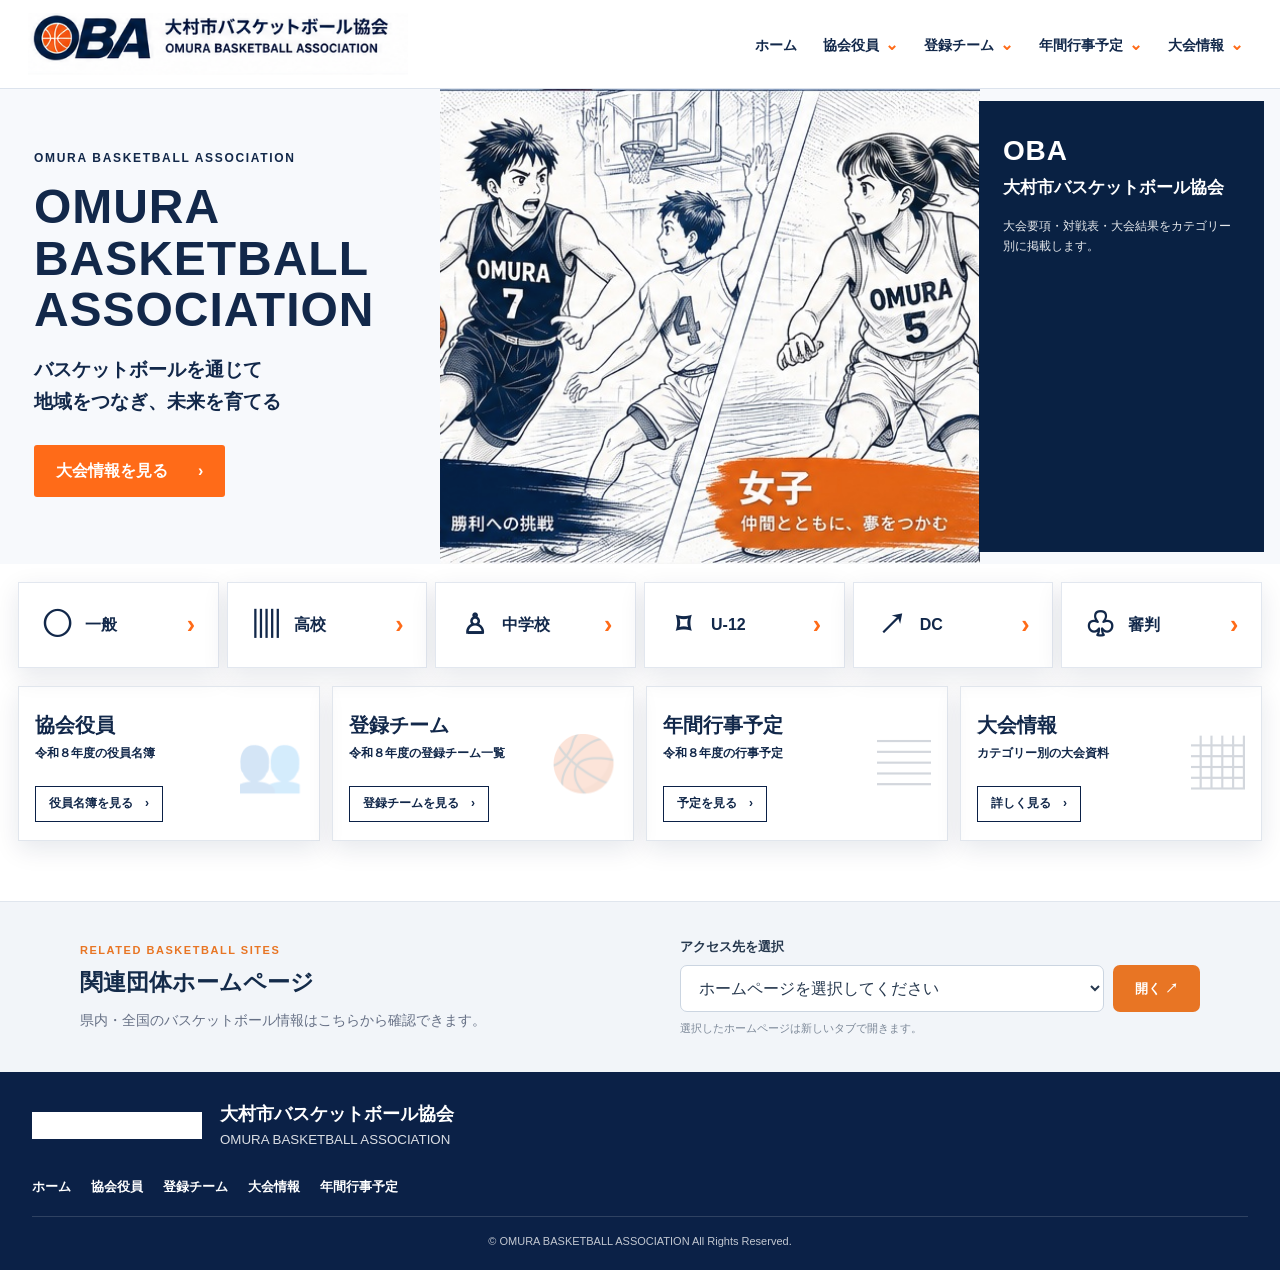
<file: index.html>
<!doctype html><html lang="ja"><head><meta charset="utf-8"><meta name="viewport" content="width=device-width,initial-scale=1"><title>ホーム｜大村市バスケットボール協会</title><meta name="description" content="大村市バスケットボール協会 公式ホームページ デモ"><link rel="stylesheet" href="assets/css/style.css"><link rel="stylesheet" href="assets/css/responsive.css"><link rel="stylesheet" href="assets/css/presentation.css"></head><body><header class="site-header"><div class="header-inner"><a class="brand" href="index.html"><img src="assets/images/oba-logo.png" alt="大村市バスケットボール協会"></a><button class="menu-toggle" aria-label="メニューを開く" aria-expanded="false">☰</button><nav class="global-nav" aria-label="メインメニュー"><a href="index.html">ホーム</a><details class="nav-dropdown"><summary>協会役員<span class="dropdown-arrow" aria-hidden="true">⌄</span></summary><div class="dropdown-menu"><a href="members/index.html">役員名簿</a></div></details><details class="nav-dropdown"><summary>登録チーム<span class="dropdown-arrow" aria-hidden="true">⌄</span></summary><div class="dropdown-menu"><a href="teams/index.html">登録チーム一覧</a></div></details><details class="nav-dropdown"><summary>年間行事予定<span class="dropdown-arrow" aria-hidden="true">⌄</span></summary><div class="dropdown-menu"><a href="tournament/schedule.html">年間行事予定を見る</a></div></details><details class="nav-dropdown"><summary>大会情報<span class="dropdown-arrow" aria-hidden="true">⌄</span></summary><div class="dropdown-menu"><a href="tournament/index.html">大会情報トップ</a><a href="competition/general.html">一般</a><a href="competition/highschool.html">高校</a><a href="competition/junior.html">中学校</a><a href="competition/mini.html">U-12</a></div></details></nav></div></header><main><section class="hero"><div class="hero-art" aria-hidden="true"></div><div class="hero-copy"><p class="eyebrow">OMURA BASKETBALL ASSOCIATION</p><h1>OMURA<br>BASKETBALL<br>ASSOCIATION</h1><p class="lead">バスケットボールを通じて<br>地域をつなぎ、未来を育てる</p><a class="btn btn-orange" href="tournament/index.html">大会情報を見る <span>›</span></a></div><aside class="news-panel"><div class="section-kicker">OBA</div><h2>大村市バスケットボール協会</h2><p class="news-demo">大会要項・対戦表・大会結果をカテゴリー別に掲載します。</p></aside></section>
<section class="quick-links"><a href="competition/general.html"><span class="icon">◯</span><strong>一般</strong><span>›</span></a><a href="competition/highschool.html"><span class="icon">▥</span><strong>高校</strong><span>›</span></a><a href="competition/junior.html"><span class="icon">♙</span><strong>中学校</strong><span>›</span></a><a href="competition/mini.html"><span class="icon">⌑</span><strong>U-12</strong><span>›</span></a><a href="competition/dc.html"><span class="icon">↗</span><strong>DC</strong><span>›</span></a><a href="competition/referee.html"><span class="icon">♧</span><strong>審判</strong><span>›</span></a></section>
<section class="feature-grid"><a class="feature" href="members/index.html"><div><h2>協会役員</h2><p>令和８年度の役員名簿</p><span class="btn-outline">役員名簿を見る　›</span></div><span class="feature-art">👥</span></a><a class="feature" href="teams/index.html"><div><h2>登録チーム</h2><p>令和８年度の登録チーム一覧</p><span class="btn-outline">登録チームを見る　›</span></div><span class="feature-art">🏀</span></a><a class="feature" href="tournament/schedule.html"><div><h2>年間行事予定</h2><p>令和８年度の行事予定</p><span class="btn-outline">予定を見る　›</span></div><span class="feature-art">▤</span></a><a class="feature" href="tournament/index.html"><div><h2>大会情報</h2><p>カテゴリー別の大会資料</p><span class="btn-outline">詳しく見る　›</span></div><span class="feature-art">▦</span></a></section><section class="external-sites" aria-labelledby="external-sites-title"><div class="external-sites-inner"><div><p class="external-sites-kicker">RELATED BASKETBALL SITES</p><h2 id="external-sites-title">関連団体ホームページ</h2><p>県内・全国のバスケットボール情報はこちらから確認できます。</p></div><div class="external-sites-control"><label for="external-site-select">アクセス先を選択</label><div class="external-sites-row"><select id="external-site-select"><option value="">ホームページを選択してください</option><option value="https://n-ba.jp/">長崎県バスケットボール協会</option><option value="https://www.japanbasketball.jp/">公益財団法人日本バスケットボール協会（JBA）</option></select><button type="button" id="external-site-open" class="external-site-button">開く <span aria-hidden="true">↗</span></button></div><small>選択したホームページは新しいタブで開きます。</small></div></div></section></main><footer class="site-footer"><div class="footer-inner"><div class="footer-brand"><img src="assets/images/oba-logo.png" alt=""><div><strong>大村市バスケットボール協会</strong><small>OMURA BASKETBALL ASSOCIATION</small></div></div><div class="footer-links"><a href="index.html">ホーム</a><a href="members/index.html">協会役員</a><a href="teams/index.html">登録チーム</a><a href="tournament/index.html">大会情報</a><a href="tournament/schedule.html">年間行事予定</a></div><p class="copyright">© OMURA BASKETBALL ASSOCIATION All Rights Reserved.</p></div></footer><script src="assets/js/script.js"></script></body></html>
</file>
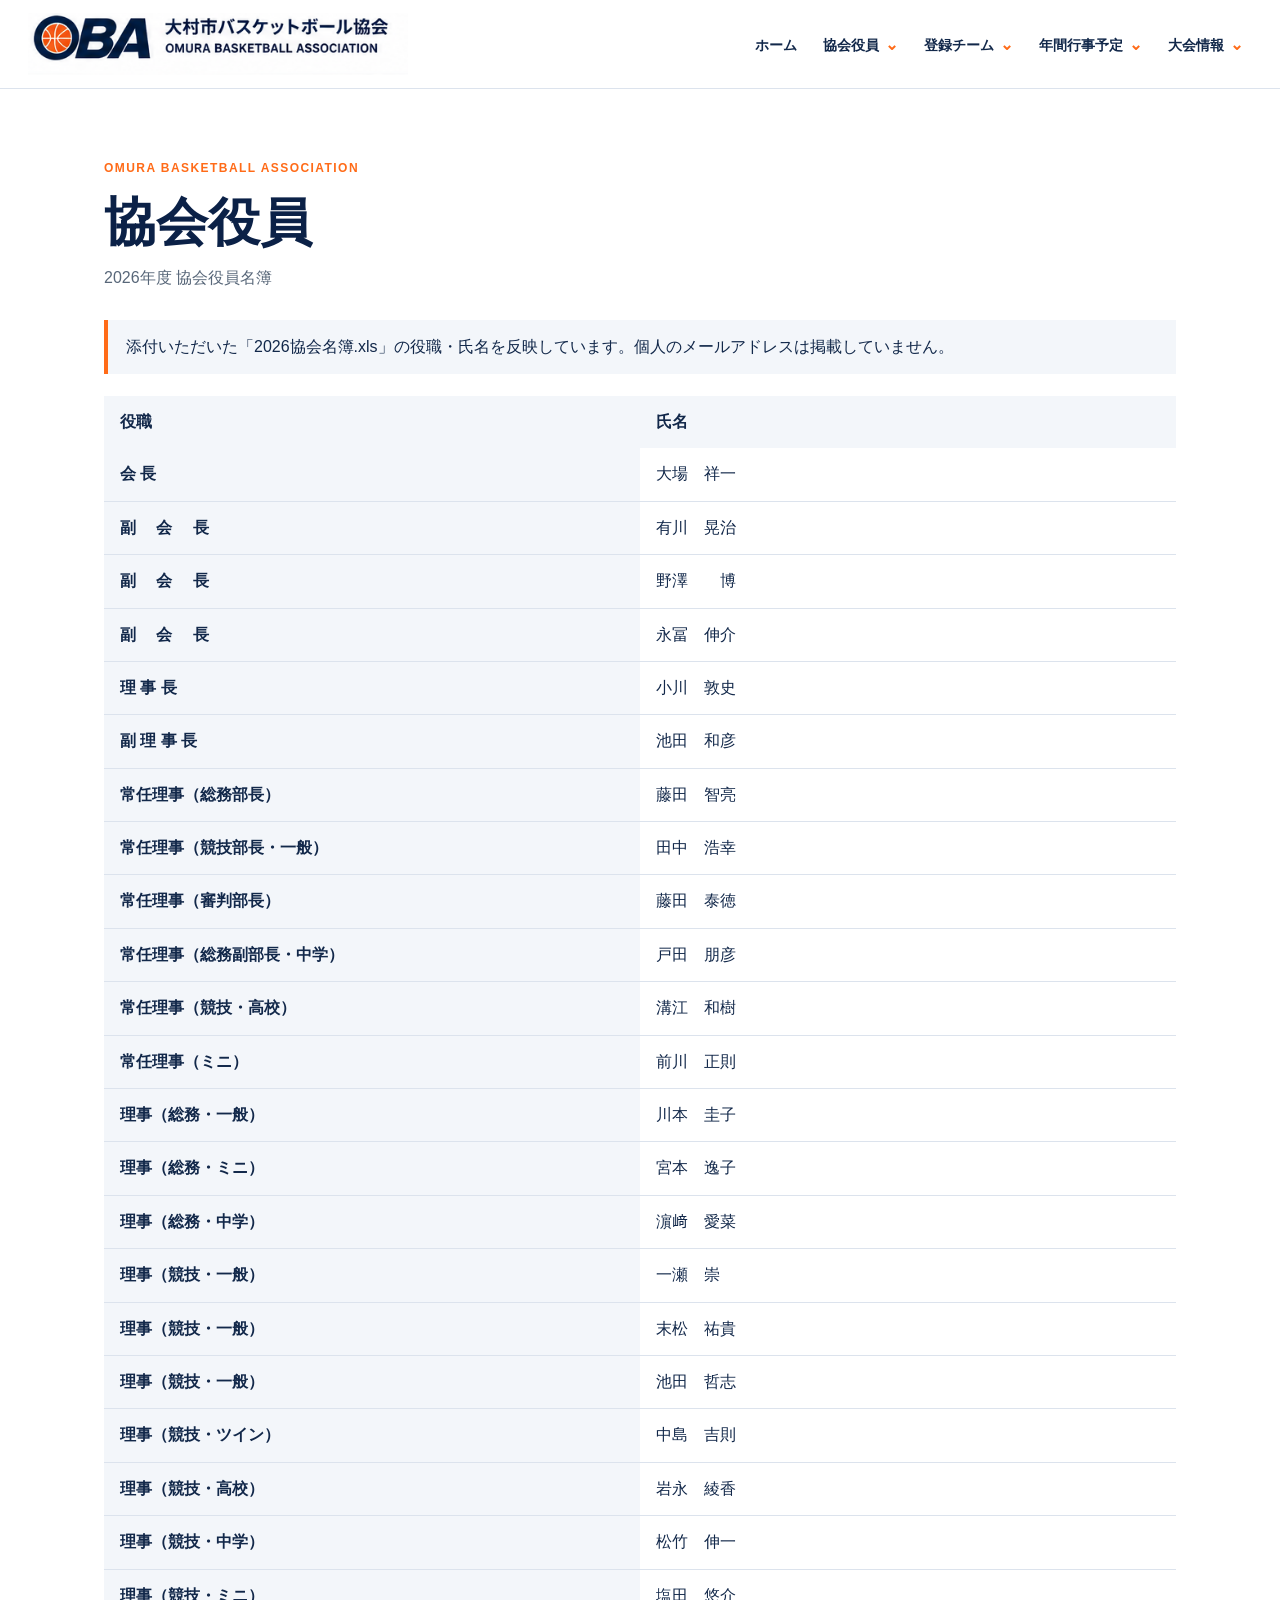
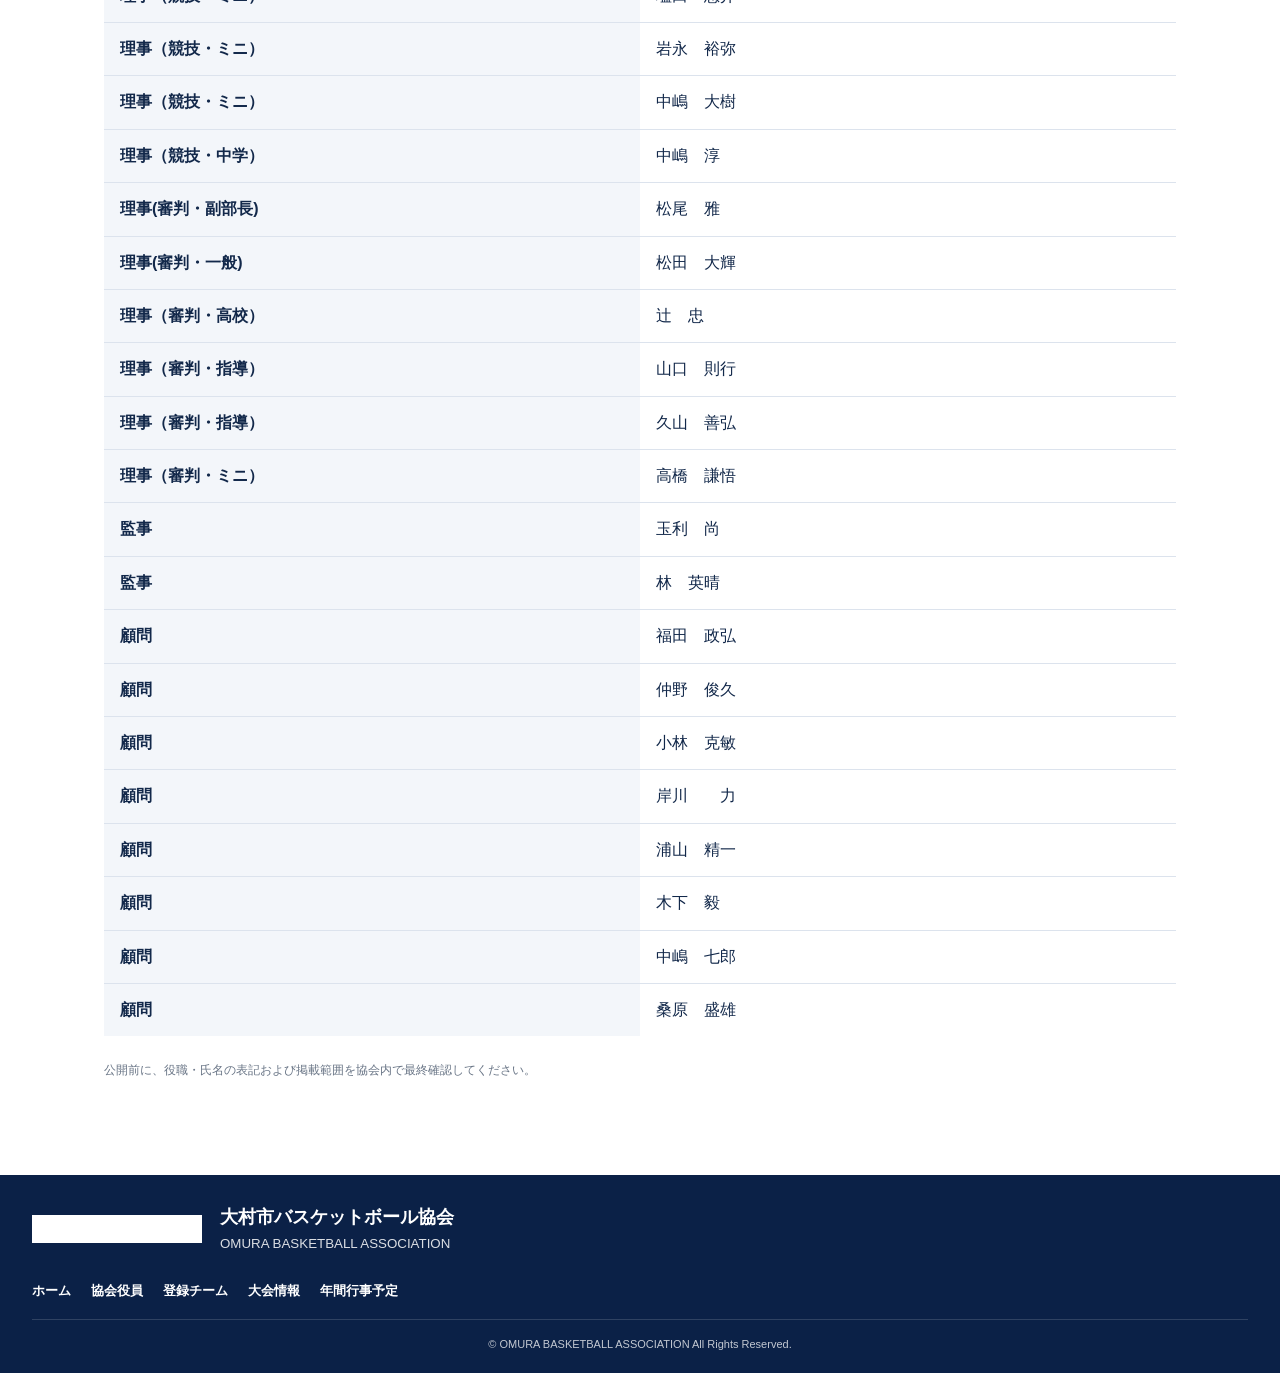
<file: members/index.html>
<!doctype html><html lang="ja"><head><meta charset="utf-8"><meta name="viewport" content="width=device-width,initial-scale=1"><title>協会役員｜大村市バスケットボール協会</title><meta name="description" content="大村市バスケットボール協会 公式ホームページ デモ"><link rel="stylesheet" href="../assets/css/style.css"><link rel="stylesheet" href="../assets/css/responsive.css"><link rel="stylesheet" href="../assets/css/presentation.css"></head><body><header class="site-header"><div class="header-inner"><a class="brand" href="../index.html"><img src="../assets/images/oba-logo.png" alt="大村市バスケットボール協会"></a><button class="menu-toggle" aria-label="メニューを開く" aria-expanded="false">☰</button><nav class="global-nav" aria-label="メインメニュー"><a href="../index.html">ホーム</a><details class="nav-dropdown"><summary>協会役員<span class="dropdown-arrow" aria-hidden="true">⌄</span></summary><div class="dropdown-menu"><a href="../members/index.html">役員名簿</a></div></details><details class="nav-dropdown"><summary>登録チーム<span class="dropdown-arrow" aria-hidden="true">⌄</span></summary><div class="dropdown-menu"><a href="../teams/index.html">登録チーム一覧</a></div></details><details class="nav-dropdown"><summary>年間行事予定<span class="dropdown-arrow" aria-hidden="true">⌄</span></summary><div class="dropdown-menu"><a href="../tournament/schedule.html">年間行事予定を見る</a></div></details><details class="nav-dropdown"><summary>大会情報<span class="dropdown-arrow" aria-hidden="true">⌄</span></summary><div class="dropdown-menu"><a href="../tournament/index.html">大会情報トップ</a><a href="../competition/general.html">一般</a><a href="../competition/highschool.html">高校</a><a href="../competition/junior.html">中学校</a><a href="../competition/mini.html">U-12</a></div></details></nav></div></header><main class="page-wrap"><p class="page-kicker">OMURA BASKETBALL ASSOCIATION</p><h1>協会役員</h1><p class="page-lead">2026年度 協会役員名簿</p><div class="notice">添付いただいた「2026協会名簿.xls」の役職・氏名を反映しています。個人のメールアドレスは掲載していません。</div><div class="table-scroll"><table class="data-table"><thead><tr><th>役職</th><th>氏名</th></tr></thead><tbody><tr><th>会         長</th><td>大場　祥一</td></tr><tr><th>副　 会　 長</th><td>有川　晃治</td></tr><tr><th>副　 会　 長</th><td>野澤　　博</td></tr><tr><th>副　 会　 長</th><td>永冨　伸介</td></tr><tr><th>理   事   長</th><td>小川　敦史</td></tr><tr><th>副 理 事 長</th><td>池田　和彦</td></tr><tr><th>常任理事（総務部長）</th><td>藤田　智亮</td></tr><tr><th>常任理事（競技部長・一般）</th><td>田中　浩幸</td></tr><tr><th>常任理事（審判部長）</th><td>藤田　泰徳</td></tr><tr><th>常任理事（総務副部長・中学）</th><td>戸田　朋彦</td></tr><tr><th>常任理事（競技・高校）</th><td>溝江　和樹</td></tr><tr><th>常任理事（ミニ）</th><td>前川　正則</td></tr><tr><th>理事（総務・一般）</th><td>川本　圭子</td></tr><tr><th>理事（総務・ミニ）</th><td>宮本　逸子</td></tr><tr><th>理事（総務・中学）</th><td>濵﨑　愛菜</td></tr><tr><th>理事（競技・一般）</th><td>一瀬　崇</td></tr><tr><th>理事（競技・一般）</th><td>末松　祐貴</td></tr><tr><th>理事（競技・一般）</th><td>池田　哲志</td></tr><tr><th>理事（競技・ツイン）</th><td>中島　吉則</td></tr><tr><th>理事（競技・高校）</th><td>岩永　綾香</td></tr><tr><th>理事（競技・中学）</th><td>松竹　伸一</td></tr><tr><th>理事（競技・ミニ）</th><td>塩田　悠介</td></tr><tr><th>理事（競技・ミニ）</th><td>岩永　裕弥</td></tr><tr><th>理事（競技・ミニ）</th><td>中嶋　大樹</td></tr><tr><th>理事（競技・中学）</th><td>中嶋　淳</td></tr><tr><th>理事(審判・副部長)</th><td>松尾　雅</td></tr><tr><th>理事(審判・一般)</th><td>松田　大輝</td></tr><tr><th>理事（審判・高校）</th><td>辻　忠</td></tr><tr><th>理事（審判・指導）</th><td>山口　則行</td></tr><tr><th>理事（審判・指導）</th><td>久山　善弘</td></tr><tr><th>理事（審判・ミニ）</th><td>高橋　謙悟</td></tr><tr><th>監事</th><td>玉利　尚</td></tr><tr><th>監事</th><td>林　英晴</td></tr><tr><th>顧問</th><td>福田　政弘</td></tr><tr><th>顧問</th><td>仲野　俊久</td></tr><tr><th>顧問</th><td>小林　克敏</td></tr><tr><th>顧問</th><td>岸川　　力</td></tr><tr><th>顧問</th><td>浦山　精一</td></tr><tr><th>顧問</th><td>木下　毅</td></tr><tr><th>顧問</th><td>中嶋　七郎</td></tr><tr><th>顧問</th><td>桑原　盛雄</td></tr></tbody></table></div><p class="presentation-note">公開前に、役職・氏名の表記および掲載範囲を協会内で最終確認してください。</p></main><footer class="site-footer"><div class="footer-inner"><div class="footer-brand"><img src="../assets/images/oba-logo.png" alt=""><div><strong>大村市バスケットボール協会</strong><small>OMURA BASKETBALL ASSOCIATION</small></div></div><div class="footer-links"><a href="../index.html">ホーム</a><a href="../members/index.html">協会役員</a><a href="../teams/index.html">登録チーム</a><a href="../tournament/index.html">大会情報</a><a href="../tournament/schedule.html">年間行事予定</a></div><p class="copyright">© OMURA BASKETBALL ASSOCIATION All Rights Reserved.</p></div></footer><script src="../assets/js/script.js"></script></body></html>
</file>
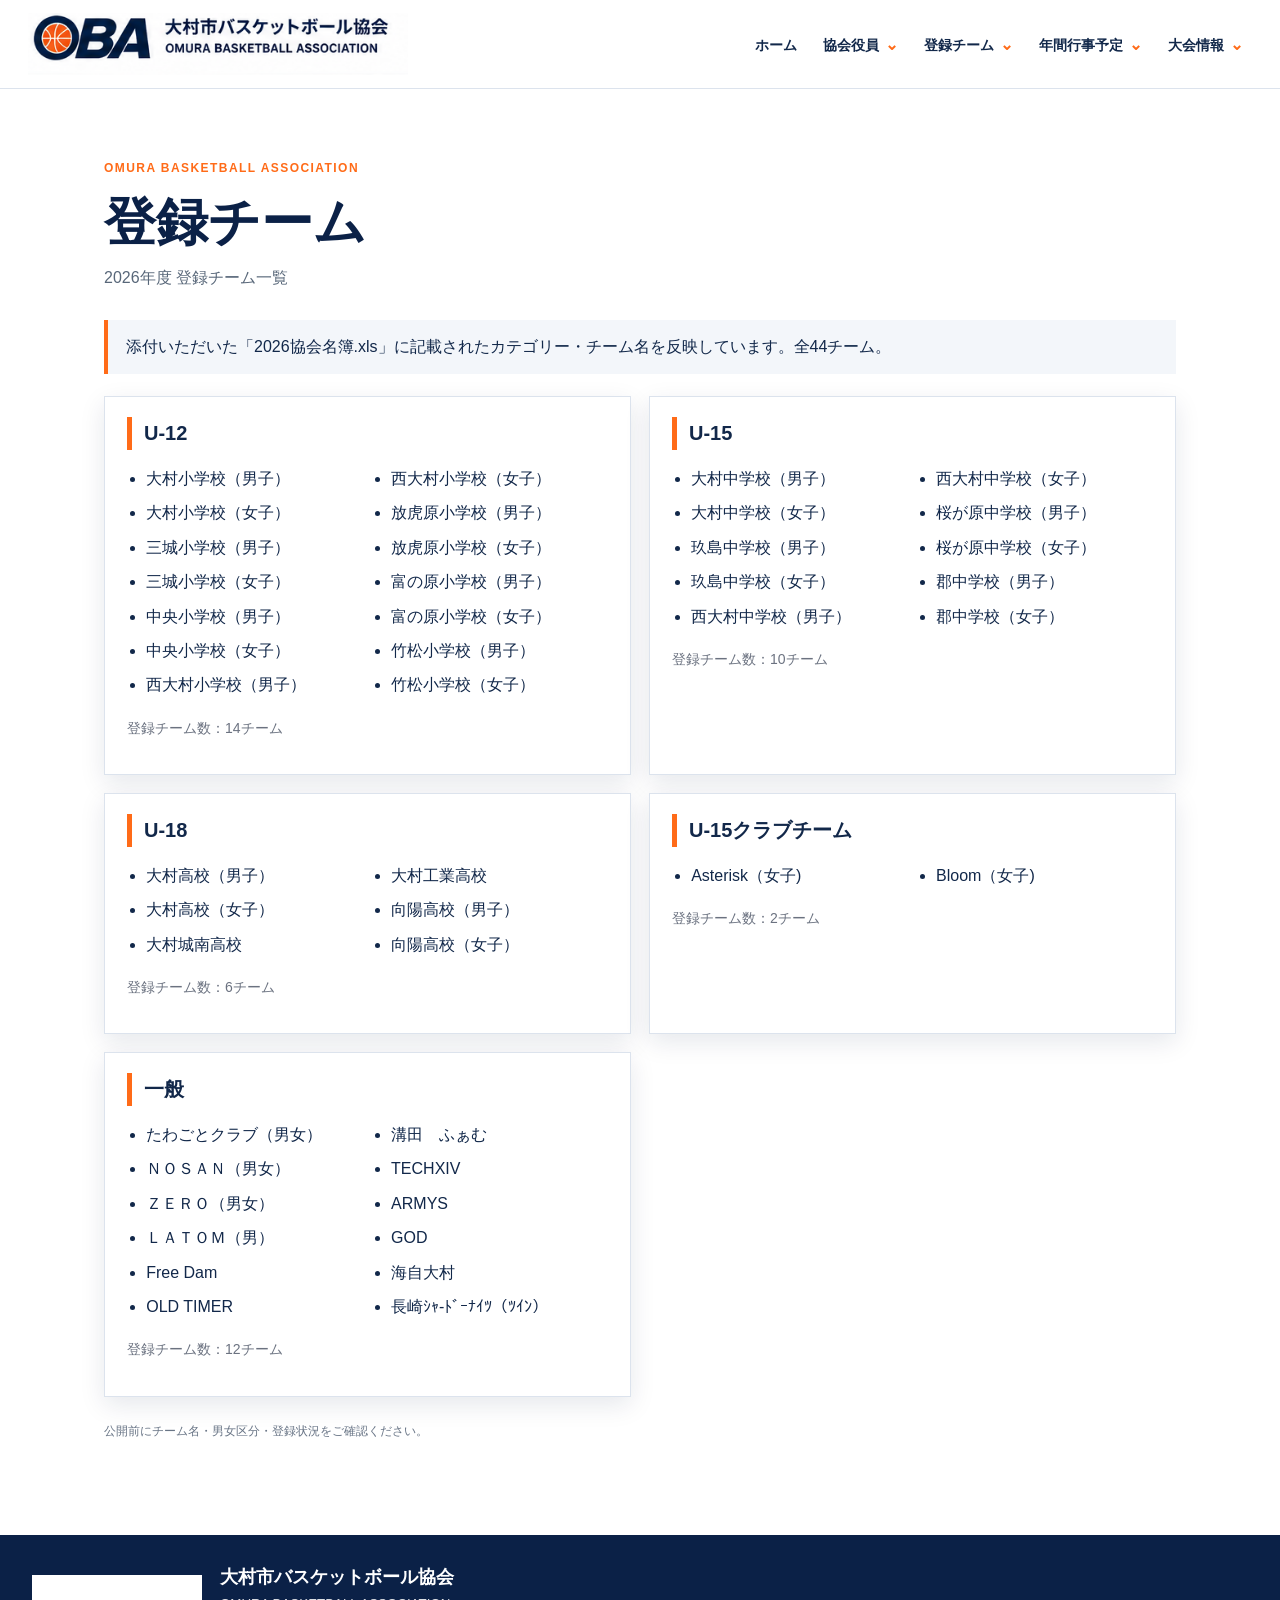
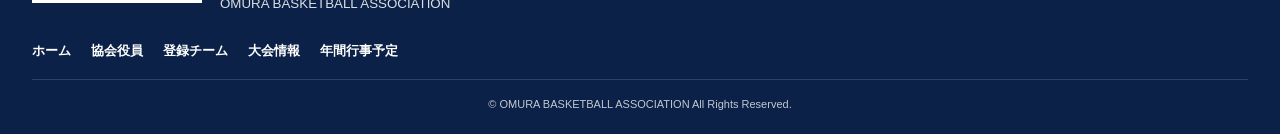
<file: teams/index.html>
<!doctype html><html lang="ja"><head><meta charset="utf-8"><meta name="viewport" content="width=device-width,initial-scale=1"><title>登録チーム｜大村市バスケットボール協会</title><meta name="description" content="大村市バスケットボール協会 公式ホームページ デモ"><link rel="stylesheet" href="../assets/css/style.css"><link rel="stylesheet" href="../assets/css/responsive.css"><link rel="stylesheet" href="../assets/css/presentation.css"></head><body><header class="site-header"><div class="header-inner"><a class="brand" href="../index.html"><img src="../assets/images/oba-logo.png" alt="大村市バスケットボール協会"></a><button class="menu-toggle" aria-label="メニューを開く" aria-expanded="false">☰</button><nav class="global-nav" aria-label="メインメニュー"><a href="../index.html">ホーム</a><details class="nav-dropdown"><summary>協会役員<span class="dropdown-arrow" aria-hidden="true">⌄</span></summary><div class="dropdown-menu"><a href="../members/index.html">役員名簿</a></div></details><details class="nav-dropdown"><summary>登録チーム<span class="dropdown-arrow" aria-hidden="true">⌄</span></summary><div class="dropdown-menu"><a href="../teams/index.html">登録チーム一覧</a></div></details><details class="nav-dropdown"><summary>年間行事予定<span class="dropdown-arrow" aria-hidden="true">⌄</span></summary><div class="dropdown-menu"><a href="../tournament/schedule.html">年間行事予定を見る</a></div></details><details class="nav-dropdown"><summary>大会情報<span class="dropdown-arrow" aria-hidden="true">⌄</span></summary><div class="dropdown-menu"><a href="../tournament/index.html">大会情報トップ</a><a href="../competition/general.html">一般</a><a href="../competition/highschool.html">高校</a><a href="../competition/junior.html">中学校</a><a href="../competition/mini.html">U-12</a></div></details></nav></div></header><main class="page-wrap"><p class="page-kicker">OMURA BASKETBALL ASSOCIATION</p><h1>登録チーム</h1><p class="page-lead">2026年度 登録チーム一覧</p><div class="notice">添付いただいた「2026協会名簿.xls」に記載されたカテゴリー・チーム名を反映しています。全44チーム。</div><div class="team-grid"><section class="team-card"><h2>U-12</h2><ul class="team-list"><li>大村小学校（男子）</li><li>大村小学校（女子）</li><li>三城小学校（男子）</li><li>三城小学校（女子）</li><li>中央小学校（男子）</li><li>中央小学校（女子）</li><li>西大村小学校（男子）</li><li>西大村小学校（女子）</li><li>放虎原小学校（男子）</li><li>放虎原小学校（女子）</li><li>富の原小学校（男子）</li><li>富の原小学校（女子）</li><li>竹松小学校（男子）</li><li>竹松小学校（女子）</li></ul><p class="muted">登録チーム数：14チーム</p></section><section class="team-card"><h2>U-15</h2><ul class="team-list"><li>大村中学校（男子）</li><li>大村中学校（女子）</li><li>玖島中学校（男子）</li><li>玖島中学校（女子）</li><li>西大村中学校（男子）</li><li>西大村中学校（女子）</li><li>桜が原中学校（男子）</li><li>桜が原中学校（女子）</li><li>郡中学校（男子）</li><li>郡中学校（女子）</li></ul><p class="muted">登録チーム数：10チーム</p></section><section class="team-card"><h2>U-18</h2><ul class="team-list"><li>大村高校（男子）</li><li>大村高校（女子）</li><li>大村城南高校</li><li>大村工業高校</li><li>向陽高校（男子）</li><li>向陽高校（女子）</li></ul><p class="muted">登録チーム数：6チーム</p></section><section class="team-card"><h2>U-15クラブチーム</h2><ul class="team-list"><li>Asterisk（女子)</li><li>Bloom（女子)</li></ul><p class="muted">登録チーム数：2チーム</p></section><section class="team-card"><h2>一般</h2><ul class="team-list"><li>たわごとクラブ（男女）</li><li>ＮＯＳＡＮ（男女）</li><li>ＺＥＲＯ（男女）</li><li>ＬＡＴＯＭ（男）</li><li>Free Dam</li><li>OLD TIMER</li><li>溝田　ふぁむ</li><li>TECHXIV</li><li>ARMYS</li><li>GOD</li><li>海自大村</li><li>長崎ｼｬ-ﾄﾞｰﾅｲﾂ（ﾂｲﾝ）</li></ul><p class="muted">登録チーム数：12チーム</p></section></div><p class="presentation-note">公開前にチーム名・男女区分・登録状況をご確認ください。</p></main><footer class="site-footer"><div class="footer-inner"><div class="footer-brand"><img src="../assets/images/oba-logo.png" alt=""><div><strong>大村市バスケットボール協会</strong><small>OMURA BASKETBALL ASSOCIATION</small></div></div><div class="footer-links"><a href="../index.html">ホーム</a><a href="../members/index.html">協会役員</a><a href="../teams/index.html">登録チーム</a><a href="../tournament/index.html">大会情報</a><a href="../tournament/schedule.html">年間行事予定</a></div><p class="copyright">© OMURA BASKETBALL ASSOCIATION All Rights Reserved.</p></div></footer><script src="../assets/js/script.js"></script></body></html>
</file>
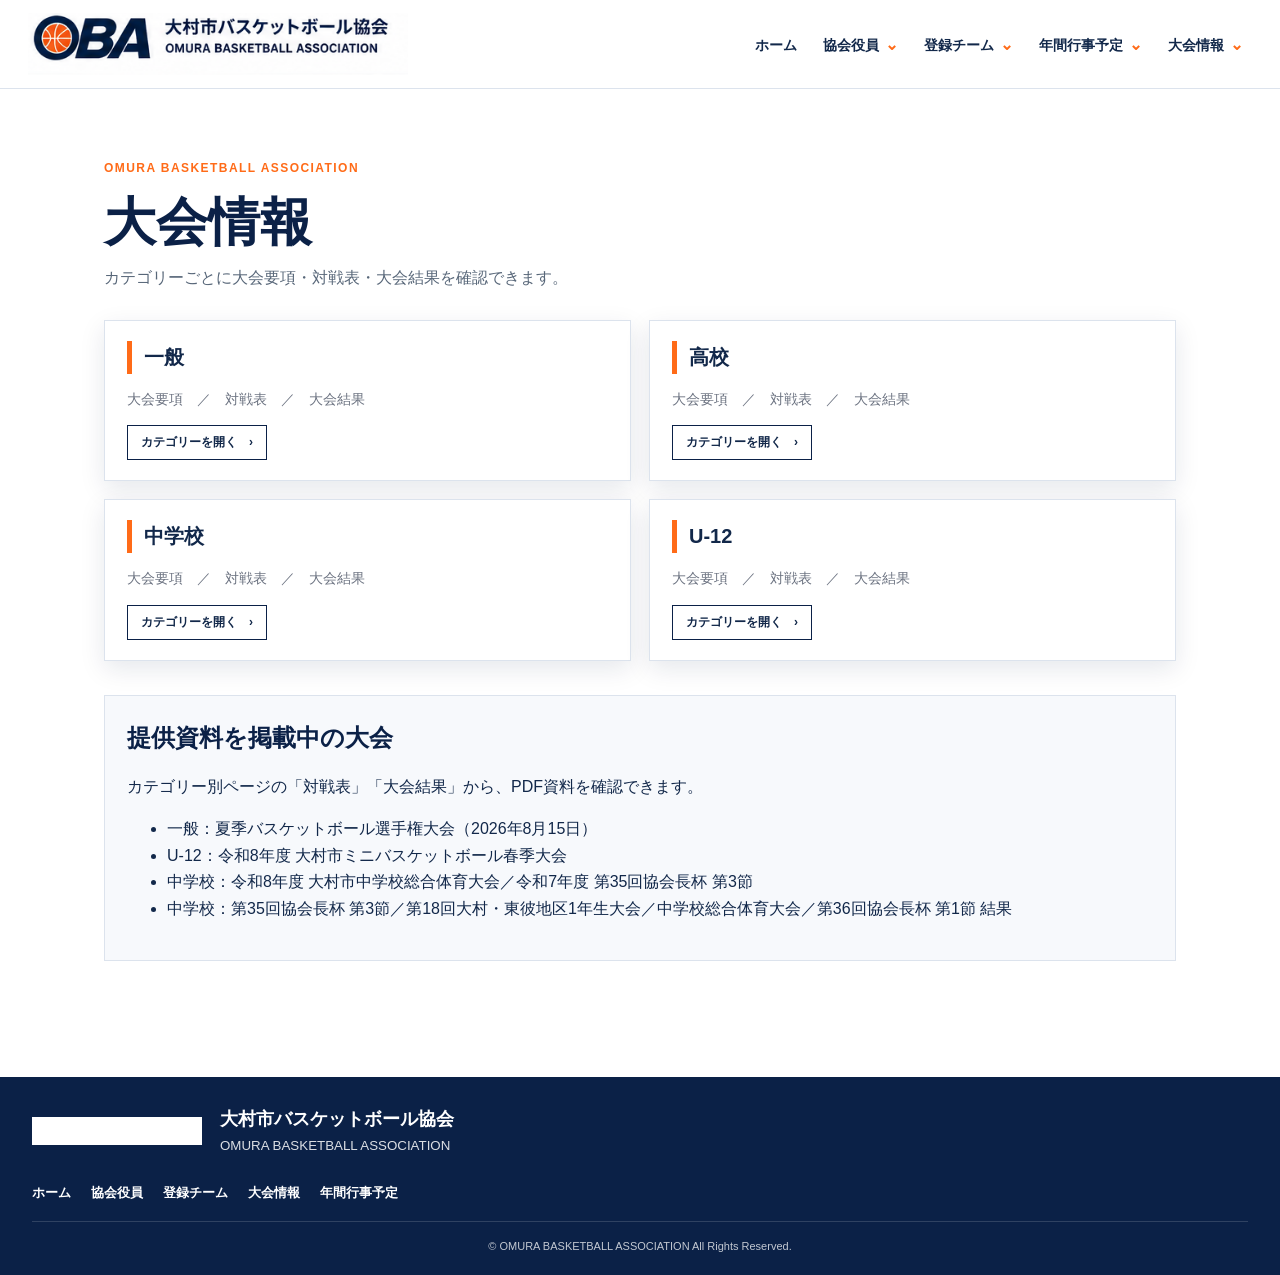
<file: tournament/index.html>
<!doctype html><html lang="ja"><head><meta charset="utf-8"><meta name="viewport" content="width=device-width,initial-scale=1"><title>大会情報｜大村市バスケットボール協会</title><meta name="description" content="大村市バスケットボール協会 公式ホームページ デモ"><link rel="stylesheet" href="../assets/css/style.css"><link rel="stylesheet" href="../assets/css/responsive.css"><link rel="stylesheet" href="../assets/css/presentation.css"></head><body><header class="site-header"><div class="header-inner"><a class="brand" href="../index.html"><img src="../assets/images/oba-logo.png" alt="大村市バスケットボール協会"></a><button class="menu-toggle" aria-label="メニューを開く" aria-expanded="false">☰</button><nav class="global-nav" aria-label="メインメニュー"><a href="../index.html">ホーム</a><details class="nav-dropdown"><summary>協会役員<span class="dropdown-arrow" aria-hidden="true">⌄</span></summary><div class="dropdown-menu"><a href="../members/index.html">役員名簿</a></div></details><details class="nav-dropdown"><summary>登録チーム<span class="dropdown-arrow" aria-hidden="true">⌄</span></summary><div class="dropdown-menu"><a href="../teams/index.html">登録チーム一覧</a></div></details><details class="nav-dropdown"><summary>年間行事予定<span class="dropdown-arrow" aria-hidden="true">⌄</span></summary><div class="dropdown-menu"><a href="../tournament/schedule.html">年間行事予定を見る</a></div></details><details class="nav-dropdown"><summary>大会情報<span class="dropdown-arrow" aria-hidden="true">⌄</span></summary><div class="dropdown-menu"><a href="../tournament/index.html">大会情報トップ</a><a href="../competition/general.html">一般</a><a href="../competition/highschool.html">高校</a><a href="../competition/junior.html">中学校</a><a href="../competition/mini.html">U-12</a></div></details></nav></div></header><main class="page-wrap"><p class="page-kicker">OMURA BASKETBALL ASSOCIATION</p><h1>大会情報</h1><p class="page-lead">カテゴリーごとに大会要項・対戦表・大会結果を確認できます。</p><div class="team-grid"><a class="team-card" href="../competition/general.html"><h2>一般</h2><p class="muted">大会要項　／　対戦表　／　大会結果</p><span class="btn-outline">カテゴリーを開く　›</span></a><a class="team-card" href="../competition/highschool.html"><h2>高校</h2><p class="muted">大会要項　／　対戦表　／　大会結果</p><span class="btn-outline">カテゴリーを開く　›</span></a><a class="team-card" href="../competition/junior.html"><h2>中学校</h2><p class="muted">大会要項　／　対戦表　／　大会結果</p><span class="btn-outline">カテゴリーを開く　›</span></a><a class="team-card" href="../competition/mini.html"><h2>U-12</h2><p class="muted">大会要項　／　対戦表　／　大会結果</p><span class="btn-outline">カテゴリーを開く　›</span></a></div><section class="category-section"><h2>提供資料を掲載中の大会</h2>
<p>カテゴリー別ページの「対戦表」「大会結果」から、PDF資料を確認できます。</p>
<ul class="tournament-doc-list">
<li><a href="../competition/general.html#bracket">一般：夏季バスケットボール選手権大会（2026年8月15日）</a></li>
<li><a href="../competition/mini.html#bracket">U-12：令和8年度 大村市ミニバスケットボール春季大会</a></li>
<li><a href="../competition/junior.html#bracket">中学校：令和8年度 大村市中学校総合体育大会／令和7年度 第35回協会長杯 第3節</a></li>
<li><a href="../competition/junior.html#results">中学校：第35回協会長杯 第3節／第18回大村・東彼地区1年生大会／中学校総合体育大会／第36回協会長杯 第1節 結果</a></li>
</ul></section></main><footer class="site-footer"><div class="footer-inner"><div class="footer-brand"><img src="../assets/images/oba-logo.png" alt=""><div><strong>大村市バスケットボール協会</strong><small>OMURA BASKETBALL ASSOCIATION</small></div></div><div class="footer-links"><a href="../index.html">ホーム</a><a href="../members/index.html">協会役員</a><a href="../teams/index.html">登録チーム</a><a href="../tournament/index.html">大会情報</a><a href="../tournament/schedule.html">年間行事予定</a></div><p class="copyright">© OMURA BASKETBALL ASSOCIATION All Rights Reserved.</p></div></footer><script src="../assets/js/script.js"></script></body></html>
</file>
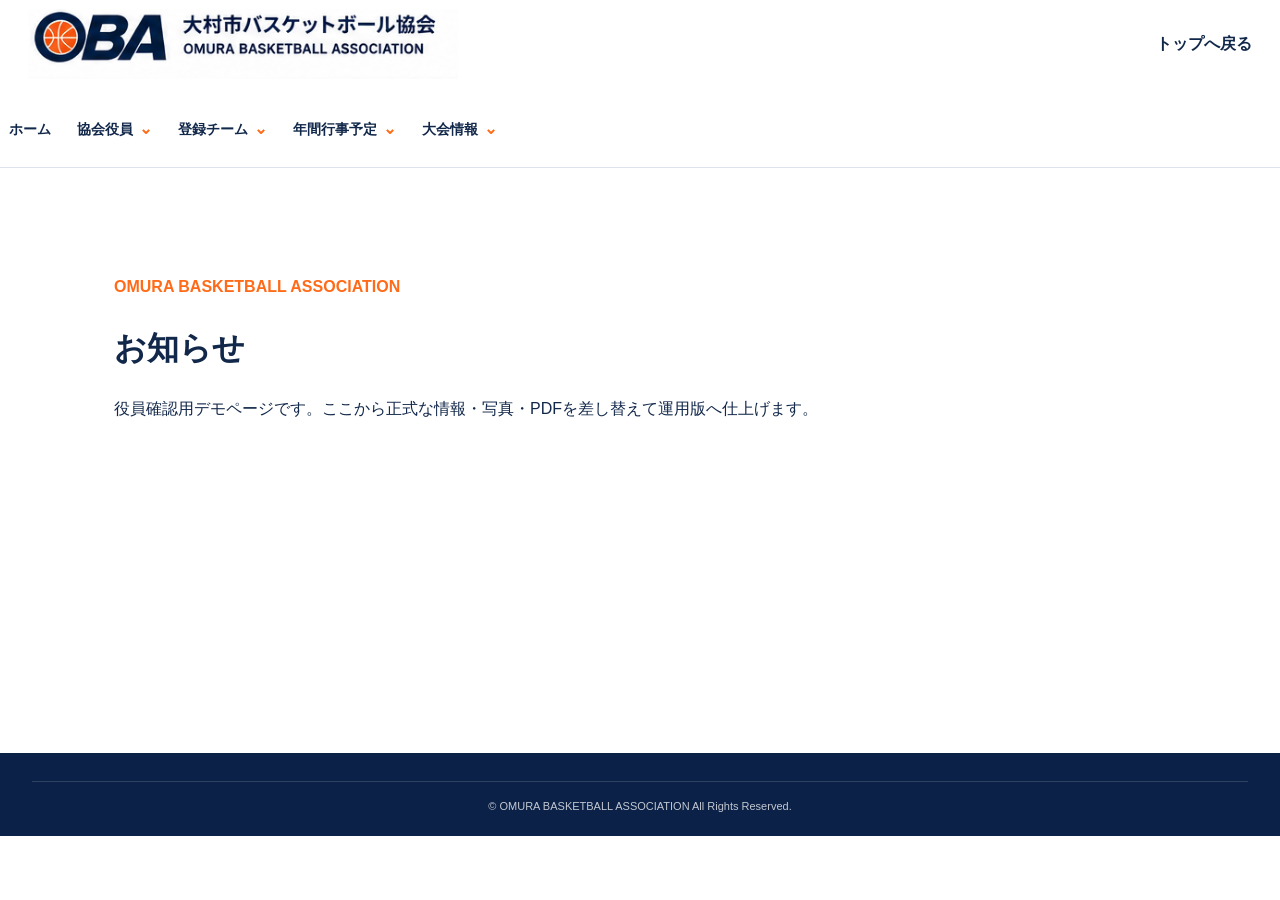
<file: news.html>
<!doctype html><html lang="ja"><head><meta charset="utf-8"><meta name="viewport" content="width=device-width,initial-scale=1"><title>お知らせ｜大村市バスケットボール協会</title><link rel="stylesheet" href="assets/css/style.css"><link rel="stylesheet" href="assets/css/responsive.css"></head><body><header class="site-header"><div class="header-inner"><a class="brand" href="index.html"><img src="assets/images/oba-logo.png" alt="大村市バスケットボール協会"></a><a href="index.html" style="margin-left:auto;font-weight:800">トップへ戻る</a></div><nav class="global-nav" aria-label="メインメニュー"><a href="index.html">ホーム</a><details class="nav-dropdown"><summary>協会役員<span class="dropdown-arrow" aria-hidden="true">⌄</span></summary><div class="dropdown-menu"><a href="members/index.html">役員名簿</a></div></details><details class="nav-dropdown"><summary>登録チーム<span class="dropdown-arrow" aria-hidden="true">⌄</span></summary><div class="dropdown-menu"><a href="teams/index.html">登録チーム一覧</a></div></details><details class="nav-dropdown"><summary>年間行事予定<span class="dropdown-arrow" aria-hidden="true">⌄</span></summary><div class="dropdown-menu"><a href="tournament/schedule.html">年間行事予定を見る</a></div></details><details class="nav-dropdown"><summary>大会情報<span class="dropdown-arrow" aria-hidden="true">⌄</span></summary><div class="dropdown-menu"><a href="tournament/index.html">大会情報トップ</a><a href="competition/general.html">一般</a><a href="competition/highschool.html">高校</a><a href="competition/junior.html">中学校</a><a href="competition/mini.html">U-12</a></div></details></nav></header><main style="max-width:1100px;margin:0 auto;padding:90px 24px;min-height:65vh"><p style="color:#ff6b18;font-weight:800">OMURA BASKETBALL ASSOCIATION</p><h1>お知らせ</h1><p>役員確認用デモページです。ここから正式な情報・写真・PDFを差し替えて運用版へ仕上げます。</p></main><footer class="site-footer"><div class="footer-inner"><p class="copyright">© OMURA BASKETBALL ASSOCIATION All Rights Reserved.</p></div></footer></body></html>
</file>
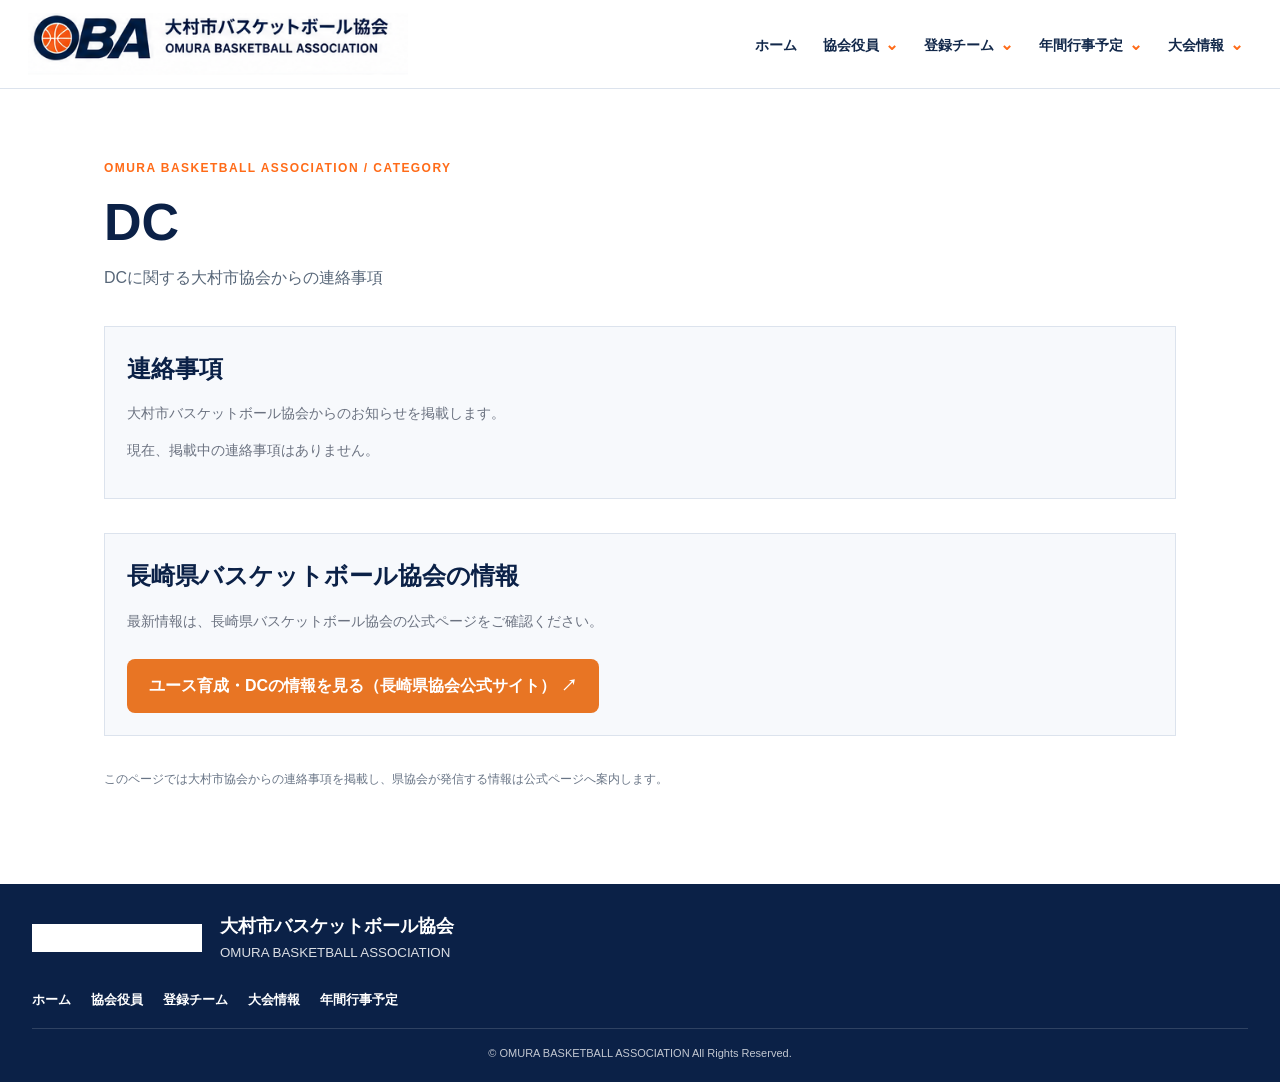
<file: competition/dc.html>
<!doctype html><html lang="ja"><head><meta charset="utf-8"><meta name="viewport" content="width=device-width,initial-scale=1"><title>DC｜大村市バスケットボール協会</title><meta name="description" content="大村市バスケットボール協会 公式ホームページ デモ"><link rel="stylesheet" href="../assets/css/style.css"><link rel="stylesheet" href="../assets/css/responsive.css"><link rel="stylesheet" href="../assets/css/presentation.css"></head><body><header class="site-header"><div class="header-inner"><a class="brand" href="../index.html"><img src="../assets/images/oba-logo.png" alt="大村市バスケットボール協会"></a><button class="menu-toggle" aria-label="メニューを開く" aria-expanded="false">☰</button><nav class="global-nav" aria-label="メインメニュー"><a href="../index.html">ホーム</a><details class="nav-dropdown"><summary>協会役員<span class="dropdown-arrow" aria-hidden="true">⌄</span></summary><div class="dropdown-menu"><a href="../members/index.html">役員名簿</a></div></details><details class="nav-dropdown"><summary>登録チーム<span class="dropdown-arrow" aria-hidden="true">⌄</span></summary><div class="dropdown-menu"><a href="../teams/index.html">登録チーム一覧</a></div></details><details class="nav-dropdown"><summary>年間行事予定<span class="dropdown-arrow" aria-hidden="true">⌄</span></summary><div class="dropdown-menu"><a href="../tournament/schedule.html">年間行事予定を見る</a></div></details><details class="nav-dropdown"><summary>大会情報<span class="dropdown-arrow" aria-hidden="true">⌄</span></summary><div class="dropdown-menu"><a href="../tournament/index.html">大会情報トップ</a><a href="../competition/general.html">一般</a><a href="../competition/highschool.html">高校</a><a href="../competition/junior.html">中学校</a><a href="../competition/mini.html">U-12</a></div></details></nav></div></header><main class="page-wrap">
<p class="page-kicker">OMURA BASKETBALL ASSOCIATION / CATEGORY</p>
<h1>DC</h1>
<p class="page-lead">DCに関する大村市協会からの連絡事項</p>
<section id="notices" class="category-section">
  <h2>連絡事項</h2>
  <p class="muted">大村市バスケットボール協会からのお知らせを掲載します。</p>
  <p class="muted">現在、掲載中の連絡事項はありません。</p>
</section>
<section class="category-section prefecture-link-section">
  <h2>長崎県バスケットボール協会の情報</h2>
  <p class="muted">最新情報は、長崎県バスケットボール協会の公式ページをご確認ください。</p>
  <a class="button button-primary" href="https://nagasaki.pba-japanbasketball.jp/youth/" target="_blank" rel="noopener noreferrer">ユース育成・DCの情報を見る（長崎県協会公式サイト） ↗</a>
</section>
<p class="presentation-note">このページでは大村市協会からの連絡事項を掲載し、県協会が発信する情報は公式ページへ案内します。</p>
</main><footer class="site-footer"><div class="footer-inner"><div class="footer-brand"><img src="../assets/images/oba-logo.png" alt=""><div><strong>大村市バスケットボール協会</strong><small>OMURA BASKETBALL ASSOCIATION</small></div></div><div class="footer-links"><a href="../index.html">ホーム</a><a href="../members/index.html">協会役員</a><a href="../teams/index.html">登録チーム</a><a href="../tournament/index.html">大会情報</a><a href="../tournament/schedule.html">年間行事予定</a></div><p class="copyright">© OMURA BASKETBALL ASSOCIATION All Rights Reserved.</p></div></footer><script src="../assets/js/script.js"></script></body></html>
</file>
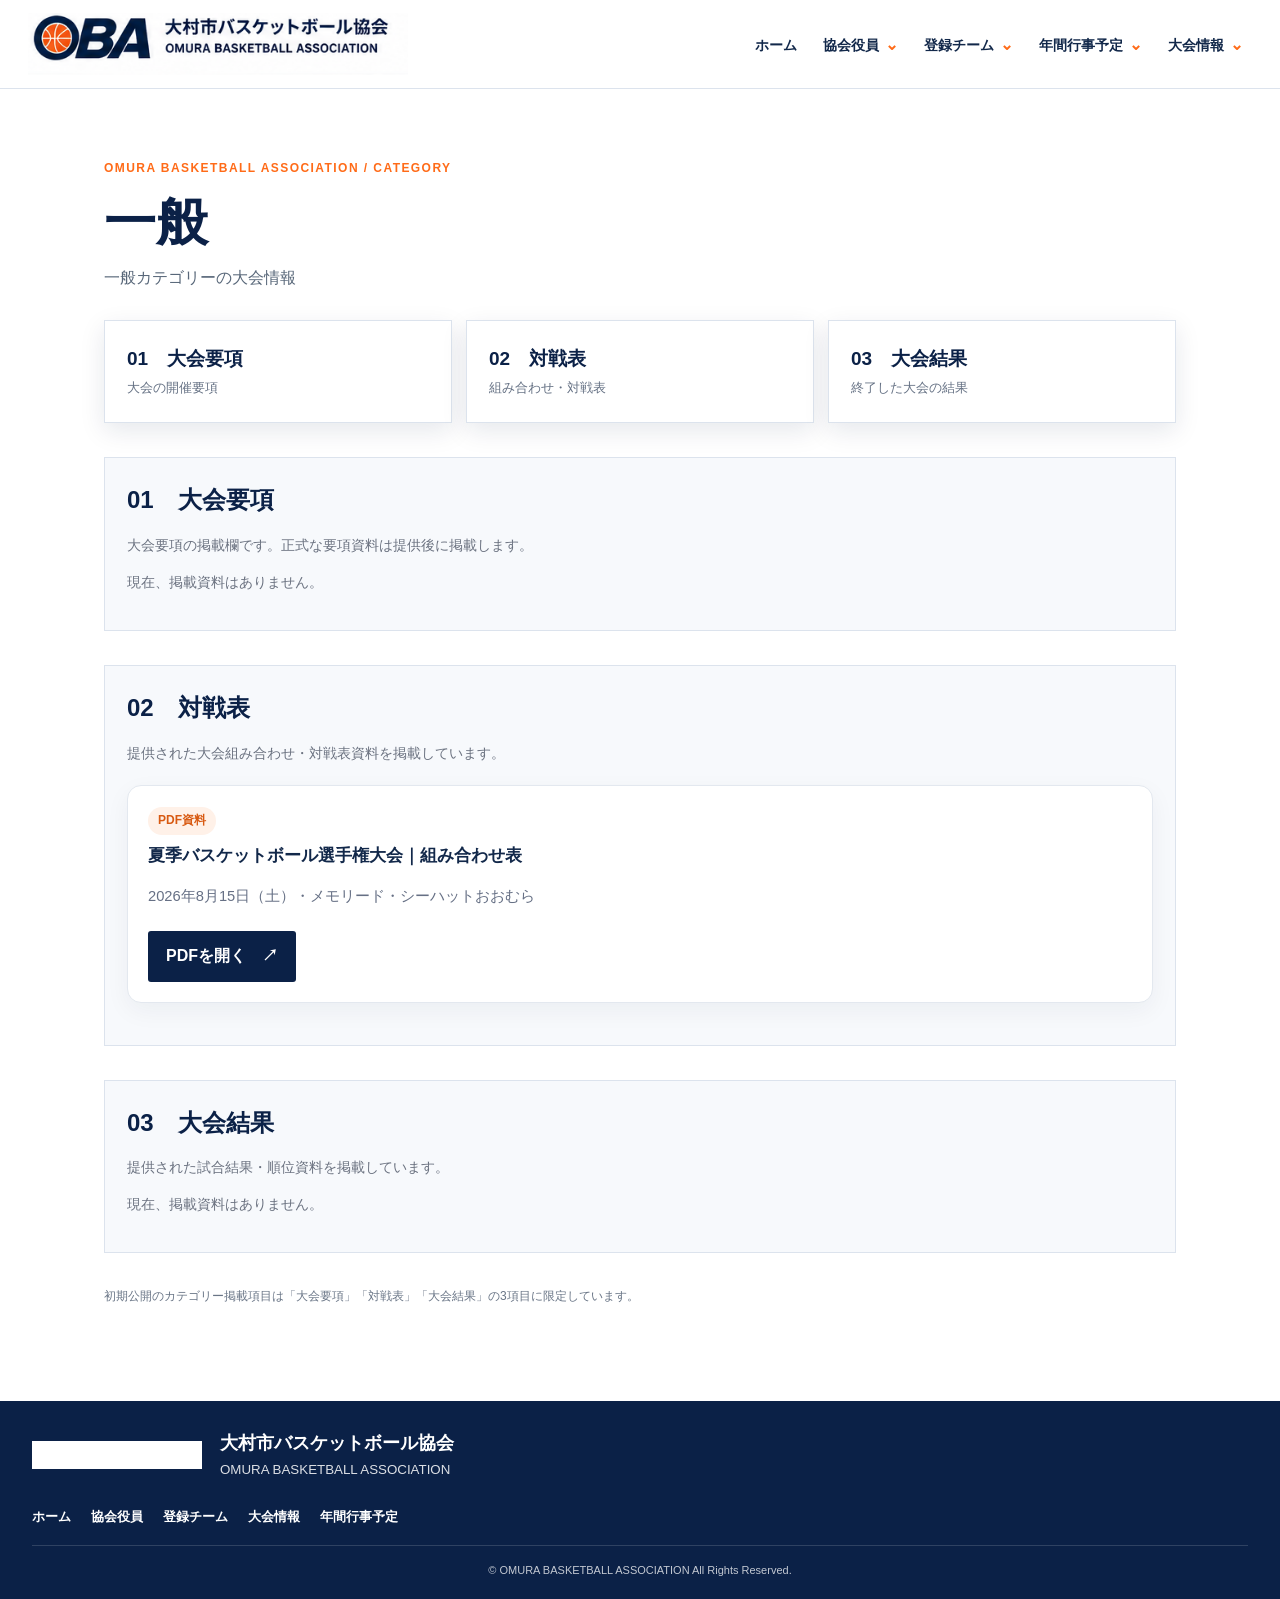
<file: competition/general.html>
<!doctype html><html lang="ja"><head><meta charset="utf-8"><meta name="viewport" content="width=device-width,initial-scale=1"><title>一般｜大村市バスケットボール協会</title><meta name="description" content="大村市バスケットボール協会 公式ホームページ デモ"><link rel="stylesheet" href="../assets/css/style.css"><link rel="stylesheet" href="../assets/css/responsive.css"><link rel="stylesheet" href="../assets/css/presentation.css"></head><body><header class="site-header"><div class="header-inner"><a class="brand" href="../index.html"><img src="../assets/images/oba-logo.png" alt="大村市バスケットボール協会"></a><button class="menu-toggle" aria-label="メニューを開く" aria-expanded="false">☰</button><nav class="global-nav" aria-label="メインメニュー"><a href="../index.html">ホーム</a><details class="nav-dropdown"><summary>協会役員<span class="dropdown-arrow" aria-hidden="true">⌄</span></summary><div class="dropdown-menu"><a href="../members/index.html">役員名簿</a></div></details><details class="nav-dropdown"><summary>登録チーム<span class="dropdown-arrow" aria-hidden="true">⌄</span></summary><div class="dropdown-menu"><a href="../teams/index.html">登録チーム一覧</a></div></details><details class="nav-dropdown"><summary>年間行事予定<span class="dropdown-arrow" aria-hidden="true">⌄</span></summary><div class="dropdown-menu"><a href="../tournament/schedule.html">年間行事予定を見る</a></div></details><details class="nav-dropdown"><summary>大会情報<span class="dropdown-arrow" aria-hidden="true">⌄</span></summary><div class="dropdown-menu"><a href="../tournament/index.html">大会情報トップ</a><a href="../competition/general.html">一般</a><a href="../competition/highschool.html">高校</a><a href="../competition/junior.html">中学校</a><a href="../competition/mini.html">U-12</a></div></details></nav></div></header><main class="page-wrap"><p class="page-kicker">OMURA BASKETBALL ASSOCIATION / CATEGORY</p><h1>一般</h1><p class="page-lead">一般カテゴリーの大会情報</p><div class="category-tiles"><a class="category-tile" href="#requirements"><b>01　大会要項</b><span>大会の開催要項</span></a><a class="category-tile" href="#bracket"><b>02　対戦表</b><span>組み合わせ・対戦表</span></a><a class="category-tile" href="#results"><b>03　大会結果</b><span>終了した大会の結果</span></a></div><section id="requirements" class="category-section"><h2>01　大会要項</h2><p class="muted">大会要項の掲載欄です。正式な要項資料は提供後に掲載します。</p><p class="muted">現在、掲載資料はありません。</p></section><section id="bracket" class="category-section"><h2>02　対戦表</h2><p class="muted">提供された大会組み合わせ・対戦表資料を掲載しています。</p><div class="document-grid"><article class="document-card">
      <div class="document-meta">PDF資料</div>
      <h3>夏季バスケットボール選手権大会｜組み合わせ表</h3>
      <p>2026年8月15日（土）・メモリード・シーハットおおむら</p>
      <a class="doc-link" href="../assets/docs/summer-championship-2026.pdf" target="_blank" rel="noopener">PDFを開く　↗</a>
    </article></div></section><section id="results" class="category-section"><h2>03　大会結果</h2><p class="muted">提供された試合結果・順位資料を掲載しています。</p><p class="muted">現在、掲載資料はありません。</p></section><p class="presentation-note">初期公開のカテゴリー掲載項目は「大会要項」「対戦表」「大会結果」の3項目に限定しています。</p></main><footer class="site-footer"><div class="footer-inner"><div class="footer-brand"><img src="../assets/images/oba-logo.png" alt=""><div><strong>大村市バスケットボール協会</strong><small>OMURA BASKETBALL ASSOCIATION</small></div></div><div class="footer-links"><a href="../index.html">ホーム</a><a href="../members/index.html">協会役員</a><a href="../teams/index.html">登録チーム</a><a href="../tournament/index.html">大会情報</a><a href="../tournament/schedule.html">年間行事予定</a></div><p class="copyright">© OMURA BASKETBALL ASSOCIATION All Rights Reserved.</p></div></footer><script src="../assets/js/script.js"></script></body></html>
</file>
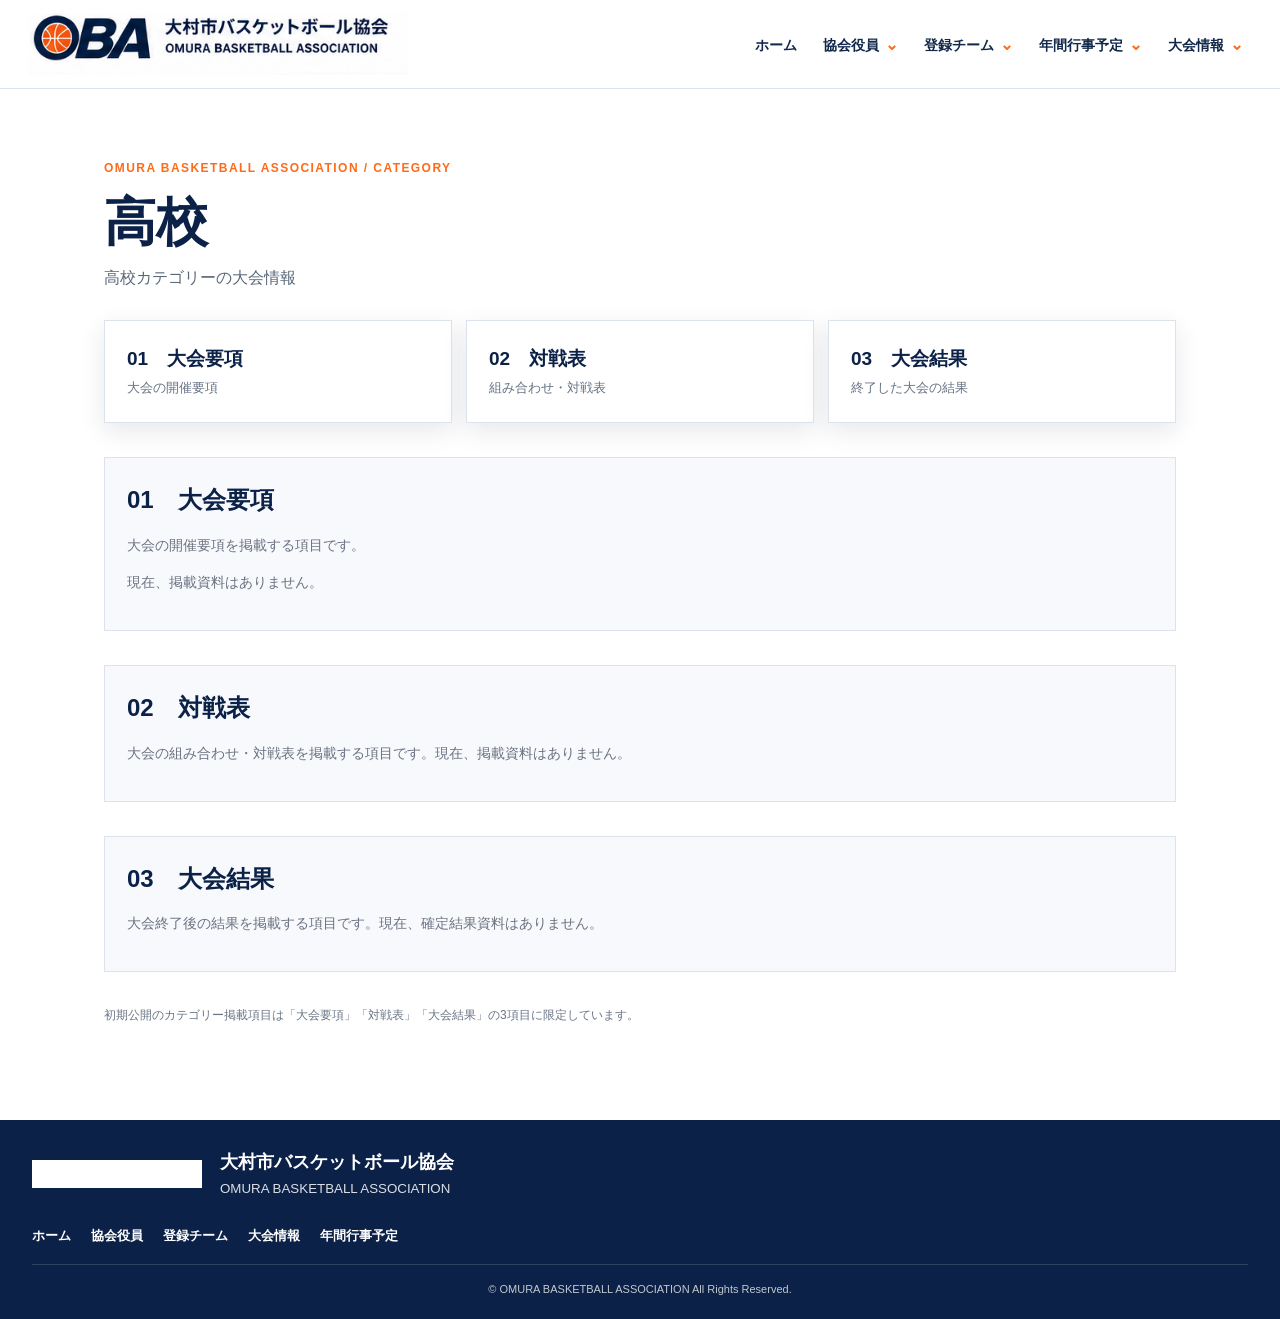
<file: competition/highschool.html>
<!doctype html><html lang="ja"><head><meta charset="utf-8"><meta name="viewport" content="width=device-width,initial-scale=1"><title>高校｜大村市バスケットボール協会</title><meta name="description" content="大村市バスケットボール協会 公式ホームページ デモ"><link rel="stylesheet" href="../assets/css/style.css"><link rel="stylesheet" href="../assets/css/responsive.css"><link rel="stylesheet" href="../assets/css/presentation.css"></head><body><header class="site-header"><div class="header-inner"><a class="brand" href="../index.html"><img src="../assets/images/oba-logo.png" alt="大村市バスケットボール協会"></a><button class="menu-toggle" aria-label="メニューを開く" aria-expanded="false">☰</button><nav class="global-nav" aria-label="メインメニュー"><a href="../index.html">ホーム</a><details class="nav-dropdown"><summary>協会役員<span class="dropdown-arrow" aria-hidden="true">⌄</span></summary><div class="dropdown-menu"><a href="../members/index.html">役員名簿</a></div></details><details class="nav-dropdown"><summary>登録チーム<span class="dropdown-arrow" aria-hidden="true">⌄</span></summary><div class="dropdown-menu"><a href="../teams/index.html">登録チーム一覧</a></div></details><details class="nav-dropdown"><summary>年間行事予定<span class="dropdown-arrow" aria-hidden="true">⌄</span></summary><div class="dropdown-menu"><a href="../tournament/schedule.html">年間行事予定を見る</a></div></details><details class="nav-dropdown"><summary>大会情報<span class="dropdown-arrow" aria-hidden="true">⌄</span></summary><div class="dropdown-menu"><a href="../tournament/index.html">大会情報トップ</a><a href="../competition/general.html">一般</a><a href="../competition/highschool.html">高校</a><a href="../competition/junior.html">中学校</a><a href="../competition/mini.html">U-12</a></div></details></nav></div></header><main class="page-wrap"><p class="page-kicker">OMURA BASKETBALL ASSOCIATION / CATEGORY</p><h1>高校</h1><p class="page-lead">高校カテゴリーの大会情報</p><div class="category-tiles"><a class="category-tile" href="#requirements"><b>01　大会要項</b><span>大会の開催要項</span></a><a class="category-tile" href="#bracket"><b>02　対戦表</b><span>組み合わせ・対戦表</span></a><a class="category-tile" href="#results"><b>03　大会結果</b><span>終了した大会の結果</span></a></div><section id="requirements" class="category-section"><h2>01　大会要項</h2><p class="muted">大会の開催要項を掲載する項目です。</p><p class="muted">現在、掲載資料はありません。</p></section><section id="bracket" class="category-section"><h2>02　対戦表</h2><p class="muted">大会の組み合わせ・対戦表を掲載する項目です。現在、掲載資料はありません。</p></section><section id="results" class="category-section"><h2>03　大会結果</h2><p class="muted">大会終了後の結果を掲載する項目です。現在、確定結果資料はありません。</p></section><p class="presentation-note">初期公開のカテゴリー掲載項目は「大会要項」「対戦表」「大会結果」の3項目に限定しています。</p></main><footer class="site-footer"><div class="footer-inner"><div class="footer-brand"><img src="../assets/images/oba-logo.png" alt=""><div><strong>大村市バスケットボール協会</strong><small>OMURA BASKETBALL ASSOCIATION</small></div></div><div class="footer-links"><a href="../index.html">ホーム</a><a href="../members/index.html">協会役員</a><a href="../teams/index.html">登録チーム</a><a href="../tournament/index.html">大会情報</a><a href="../tournament/schedule.html">年間行事予定</a></div><p class="copyright">© OMURA BASKETBALL ASSOCIATION All Rights Reserved.</p></div></footer><script src="../assets/js/script.js"></script></body></html>
</file>
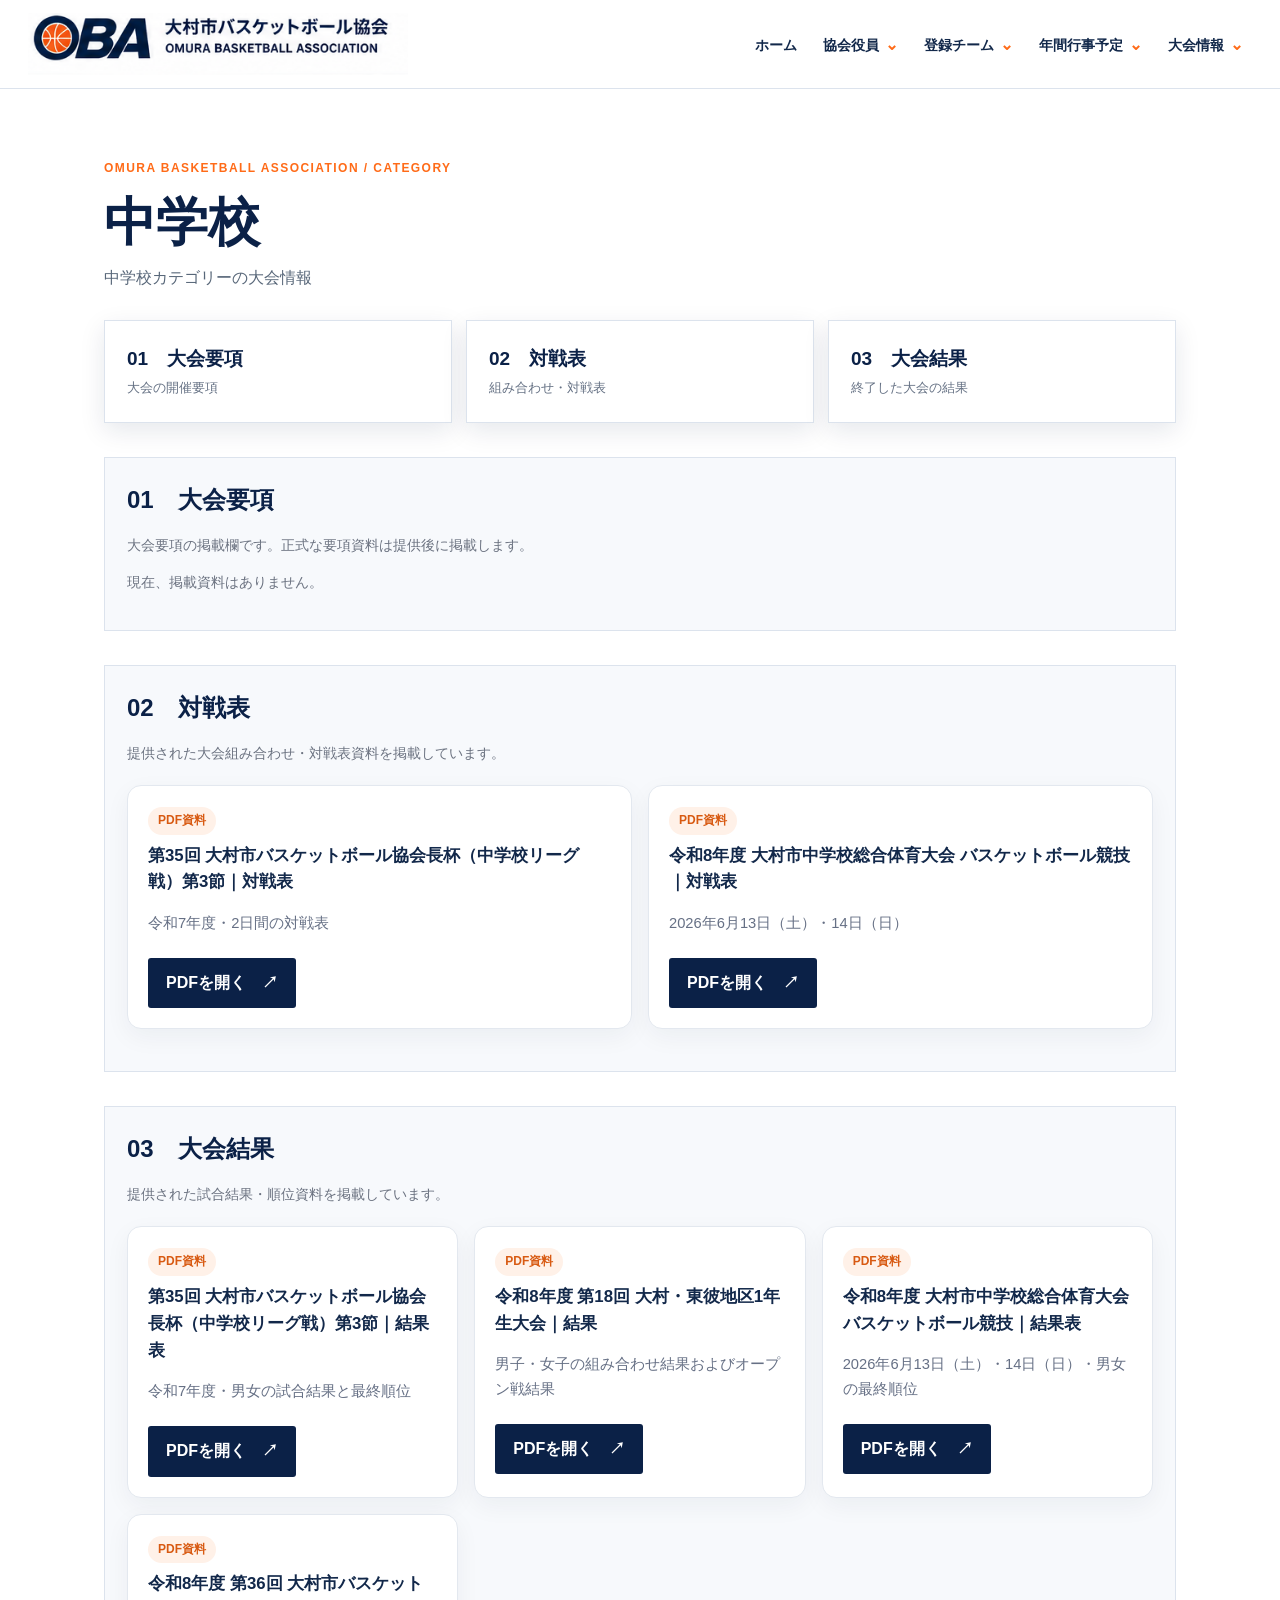
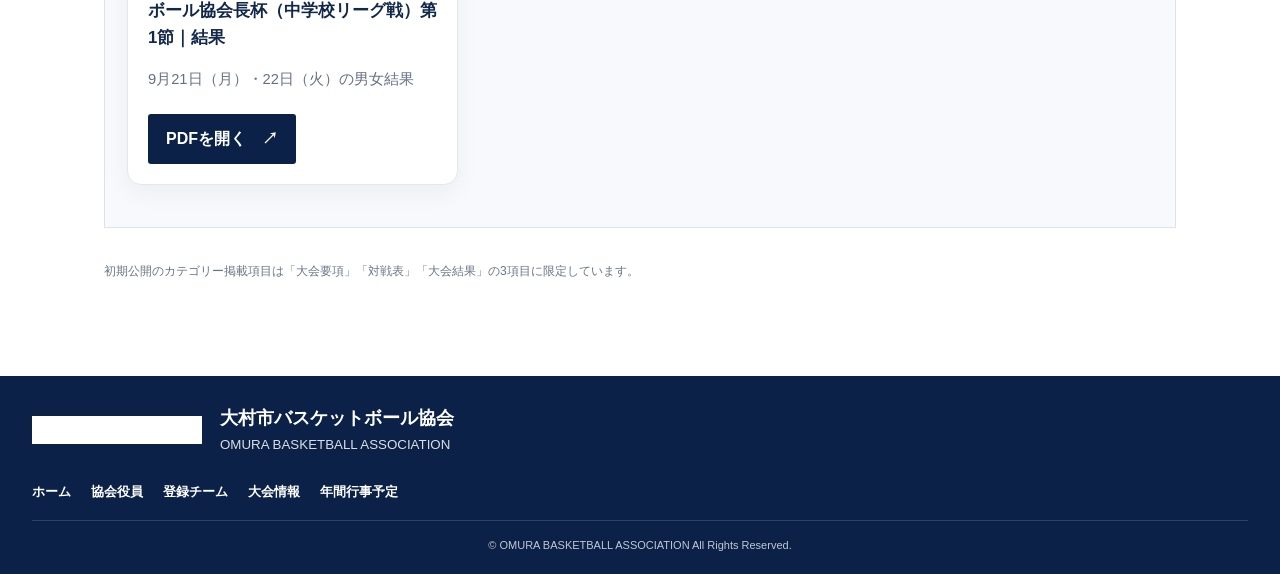
<file: competition/junior.html>
<!doctype html><html lang="ja"><head><meta charset="utf-8"><meta name="viewport" content="width=device-width,initial-scale=1"><title>中学校｜大村市バスケットボール協会</title><meta name="description" content="大村市バスケットボール協会 公式ホームページ デモ"><link rel="stylesheet" href="../assets/css/style.css"><link rel="stylesheet" href="../assets/css/responsive.css"><link rel="stylesheet" href="../assets/css/presentation.css"></head><body><header class="site-header"><div class="header-inner"><a class="brand" href="../index.html"><img src="../assets/images/oba-logo.png" alt="大村市バスケットボール協会"></a><button class="menu-toggle" aria-label="メニューを開く" aria-expanded="false">☰</button><nav class="global-nav" aria-label="メインメニュー"><a href="../index.html">ホーム</a><details class="nav-dropdown"><summary>協会役員<span class="dropdown-arrow" aria-hidden="true">⌄</span></summary><div class="dropdown-menu"><a href="../members/index.html">役員名簿</a></div></details><details class="nav-dropdown"><summary>登録チーム<span class="dropdown-arrow" aria-hidden="true">⌄</span></summary><div class="dropdown-menu"><a href="../teams/index.html">登録チーム一覧</a></div></details><details class="nav-dropdown"><summary>年間行事予定<span class="dropdown-arrow" aria-hidden="true">⌄</span></summary><div class="dropdown-menu"><a href="../tournament/schedule.html">年間行事予定を見る</a></div></details><details class="nav-dropdown"><summary>大会情報<span class="dropdown-arrow" aria-hidden="true">⌄</span></summary><div class="dropdown-menu"><a href="../tournament/index.html">大会情報トップ</a><a href="../competition/general.html">一般</a><a href="../competition/highschool.html">高校</a><a href="../competition/junior.html">中学校</a><a href="../competition/mini.html">U-12</a></div></details></nav></div></header><main class="page-wrap"><p class="page-kicker">OMURA BASKETBALL ASSOCIATION / CATEGORY</p><h1>中学校</h1><p class="page-lead">中学校カテゴリーの大会情報</p><div class="category-tiles"><a class="category-tile" href="#requirements"><b>01　大会要項</b><span>大会の開催要項</span></a><a class="category-tile" href="#bracket"><b>02　対戦表</b><span>組み合わせ・対戦表</span></a><a class="category-tile" href="#results"><b>03　大会結果</b><span>終了した大会の結果</span></a></div><section id="requirements" class="category-section"><h2>01　大会要項</h2><p class="muted">大会要項の掲載欄です。正式な要項資料は提供後に掲載します。</p><p class="muted">現在、掲載資料はありません。</p></section><section id="bracket" class="category-section"><h2>02　対戦表</h2><p class="muted">提供された大会組み合わせ・対戦表資料を掲載しています。</p><div class="document-grid"><article class="document-card">
      <div class="document-meta">PDF資料</div>
      <h3>第35回 大村市バスケットボール協会長杯（中学校リーグ戦）第3節｜対戦表</h3>
      <p>令和7年度・2日間の対戦表</p>
      <a class="doc-link" href="../assets/docs/junior-league-35-schedule.pdf" target="_blank" rel="noopener">PDFを開く　↗</a>
    </article>
<article class="document-card">
      <div class="document-meta">PDF資料</div>
      <h3>令和8年度 大村市中学校総合体育大会 バスケットボール競技｜対戦表</h3>
      <p>2026年6月13日（土）・14日（日）</p>
      <a class="doc-link" href="../assets/docs/junior-school-sports-2026-bracket.pdf" target="_blank" rel="noopener">PDFを開く　↗</a>
    </article></div></section><section id="results" class="category-section"><h2>03　大会結果</h2><p class="muted">提供された試合結果・順位資料を掲載しています。</p><div class="document-grid"><article class="document-card">
      <div class="document-meta">PDF資料</div>
      <h3>第35回 大村市バスケットボール協会長杯（中学校リーグ戦）第3節｜結果表</h3>
      <p>令和7年度・男女の試合結果と最終順位</p>
      <a class="doc-link" href="../assets/docs/junior-league-35-result.pdf" target="_blank" rel="noopener">PDFを開く　↗</a>
    </article>
<article class="document-card">
      <div class="document-meta">PDF資料</div>
      <h3>令和8年度 第18回 大村・東彼地区1年生大会｜結果</h3>
      <p>男子・女子の組み合わせ結果およびオープン戦結果</p>
      <a class="doc-link" href="../assets/docs/junior-first-year-tournament-result.pdf" target="_blank" rel="noopener">PDFを開く　↗</a>
    </article>
<article class="document-card">
      <div class="document-meta">PDF資料</div>
      <h3>令和8年度 大村市中学校総合体育大会 バスケットボール競技｜結果表</h3>
      <p>2026年6月13日（土）・14日（日）・男女の最終順位</p>
      <a class="doc-link" href="../assets/docs/junior-school-sports-2026-result.pdf" target="_blank" rel="noopener">PDFを開く　↗</a>
    </article>
<article class="document-card">
      <div class="document-meta">PDF資料</div>
      <h3>令和8年度 第36回 大村市バスケットボール協会長杯（中学校リーグ戦）第1節｜結果</h3>
      <p>9月21日（月）・22日（火）の男女結果</p>
      <a class="doc-link" href="../assets/docs/junior-league-36-result.pdf" target="_blank" rel="noopener">PDFを開く　↗</a>
    </article></div></section><p class="presentation-note">初期公開のカテゴリー掲載項目は「大会要項」「対戦表」「大会結果」の3項目に限定しています。</p></main><footer class="site-footer"><div class="footer-inner"><div class="footer-brand"><img src="../assets/images/oba-logo.png" alt=""><div><strong>大村市バスケットボール協会</strong><small>OMURA BASKETBALL ASSOCIATION</small></div></div><div class="footer-links"><a href="../index.html">ホーム</a><a href="../members/index.html">協会役員</a><a href="../teams/index.html">登録チーム</a><a href="../tournament/index.html">大会情報</a><a href="../tournament/schedule.html">年間行事予定</a></div><p class="copyright">© OMURA BASKETBALL ASSOCIATION All Rights Reserved.</p></div></footer><script src="../assets/js/script.js"></script></body></html>
</file>
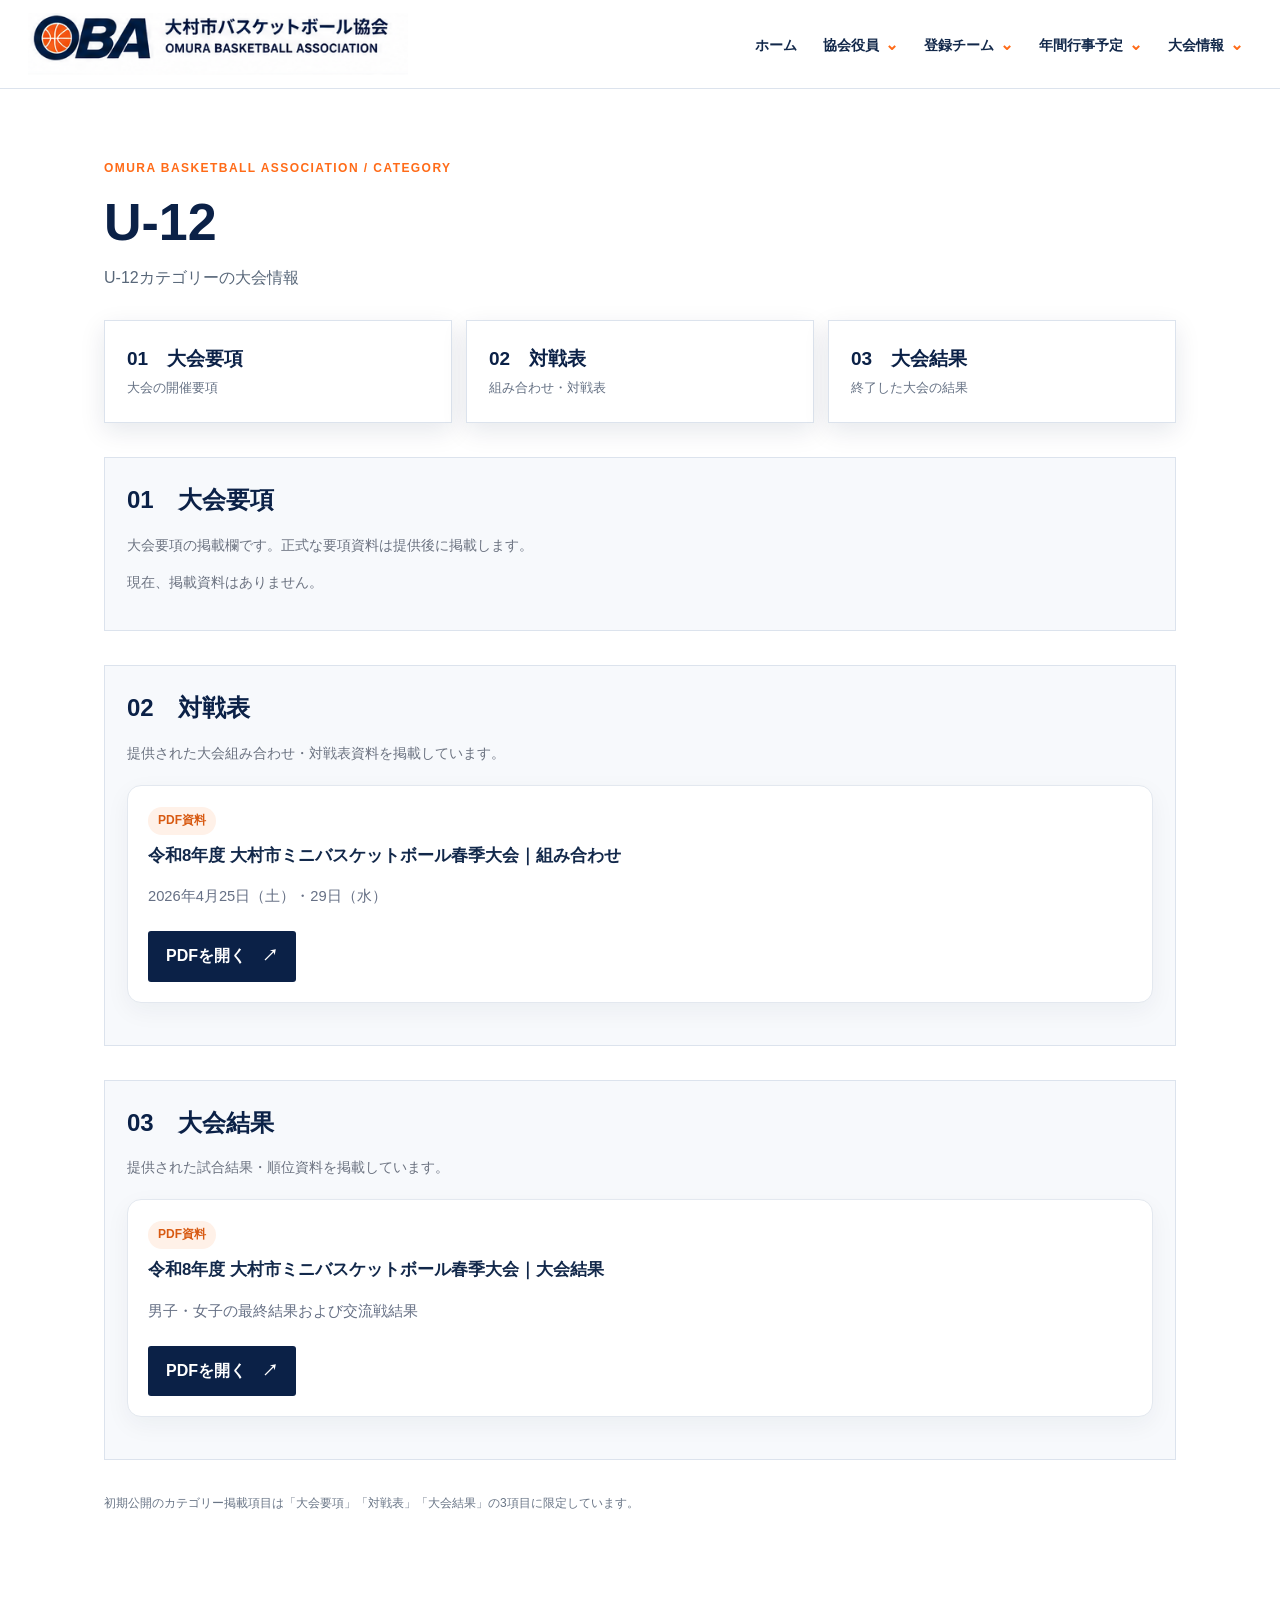
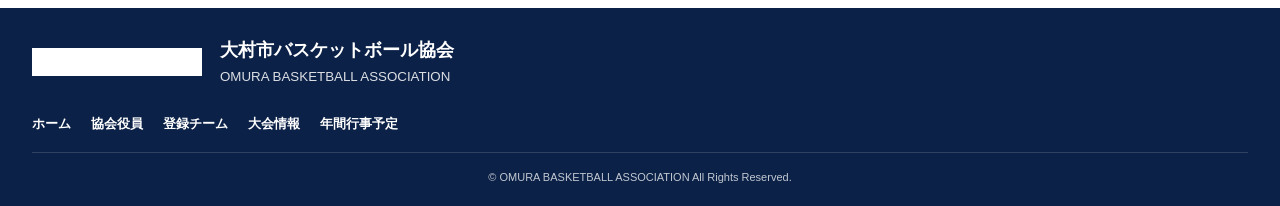
<file: competition/mini.html>
<!doctype html><html lang="ja"><head><meta charset="utf-8"><meta name="viewport" content="width=device-width,initial-scale=1"><title>U-12｜大村市バスケットボール協会</title><meta name="description" content="大村市バスケットボール協会 公式ホームページ デモ"><link rel="stylesheet" href="../assets/css/style.css"><link rel="stylesheet" href="../assets/css/responsive.css"><link rel="stylesheet" href="../assets/css/presentation.css"></head><body><header class="site-header"><div class="header-inner"><a class="brand" href="../index.html"><img src="../assets/images/oba-logo.png" alt="大村市バスケットボール協会"></a><button class="menu-toggle" aria-label="メニューを開く" aria-expanded="false">☰</button><nav class="global-nav" aria-label="メインメニュー"><a href="../index.html">ホーム</a><details class="nav-dropdown"><summary>協会役員<span class="dropdown-arrow" aria-hidden="true">⌄</span></summary><div class="dropdown-menu"><a href="../members/index.html">役員名簿</a></div></details><details class="nav-dropdown"><summary>登録チーム<span class="dropdown-arrow" aria-hidden="true">⌄</span></summary><div class="dropdown-menu"><a href="../teams/index.html">登録チーム一覧</a></div></details><details class="nav-dropdown"><summary>年間行事予定<span class="dropdown-arrow" aria-hidden="true">⌄</span></summary><div class="dropdown-menu"><a href="../tournament/schedule.html">年間行事予定を見る</a></div></details><details class="nav-dropdown"><summary>大会情報<span class="dropdown-arrow" aria-hidden="true">⌄</span></summary><div class="dropdown-menu"><a href="../tournament/index.html">大会情報トップ</a><a href="../competition/general.html">一般</a><a href="../competition/highschool.html">高校</a><a href="../competition/junior.html">中学校</a><a href="../competition/mini.html">U-12</a></div></details></nav></div></header><main class="page-wrap"><p class="page-kicker">OMURA BASKETBALL ASSOCIATION / CATEGORY</p><h1>U-12</h1><p class="page-lead">U-12カテゴリーの大会情報</p><div class="category-tiles"><a class="category-tile" href="#requirements"><b>01　大会要項</b><span>大会の開催要項</span></a><a class="category-tile" href="#bracket"><b>02　対戦表</b><span>組み合わせ・対戦表</span></a><a class="category-tile" href="#results"><b>03　大会結果</b><span>終了した大会の結果</span></a></div><section id="requirements" class="category-section"><h2>01　大会要項</h2><p class="muted">大会要項の掲載欄です。正式な要項資料は提供後に掲載します。</p><p class="muted">現在、掲載資料はありません。</p></section><section id="bracket" class="category-section"><h2>02　対戦表</h2><p class="muted">提供された大会組み合わせ・対戦表資料を掲載しています。</p><div class="document-grid"><article class="document-card">
      <div class="document-meta">PDF資料</div>
      <h3>令和8年度 大村市ミニバスケットボール春季大会｜組み合わせ</h3>
      <p>2026年4月25日（土）・29日（水）</p>
      <a class="doc-link" href="../assets/docs/u12-spring-2026-bracket.pdf" target="_blank" rel="noopener">PDFを開く　↗</a>
    </article></div></section><section id="results" class="category-section"><h2>03　大会結果</h2><p class="muted">提供された試合結果・順位資料を掲載しています。</p><div class="document-grid"><article class="document-card">
      <div class="document-meta">PDF資料</div>
      <h3>令和8年度 大村市ミニバスケットボール春季大会｜大会結果</h3>
      <p>男子・女子の最終結果および交流戦結果</p>
      <a class="doc-link" href="../assets/docs/u12-spring-2026-result.pdf" target="_blank" rel="noopener">PDFを開く　↗</a>
    </article></div></section><p class="presentation-note">初期公開のカテゴリー掲載項目は「大会要項」「対戦表」「大会結果」の3項目に限定しています。</p></main><footer class="site-footer"><div class="footer-inner"><div class="footer-brand"><img src="../assets/images/oba-logo.png" alt=""><div><strong>大村市バスケットボール協会</strong><small>OMURA BASKETBALL ASSOCIATION</small></div></div><div class="footer-links"><a href="../index.html">ホーム</a><a href="../members/index.html">協会役員</a><a href="../teams/index.html">登録チーム</a><a href="../tournament/index.html">大会情報</a><a href="../tournament/schedule.html">年間行事予定</a></div><p class="copyright">© OMURA BASKETBALL ASSOCIATION All Rights Reserved.</p></div></footer><script src="../assets/js/script.js"></script></body></html>
</file>
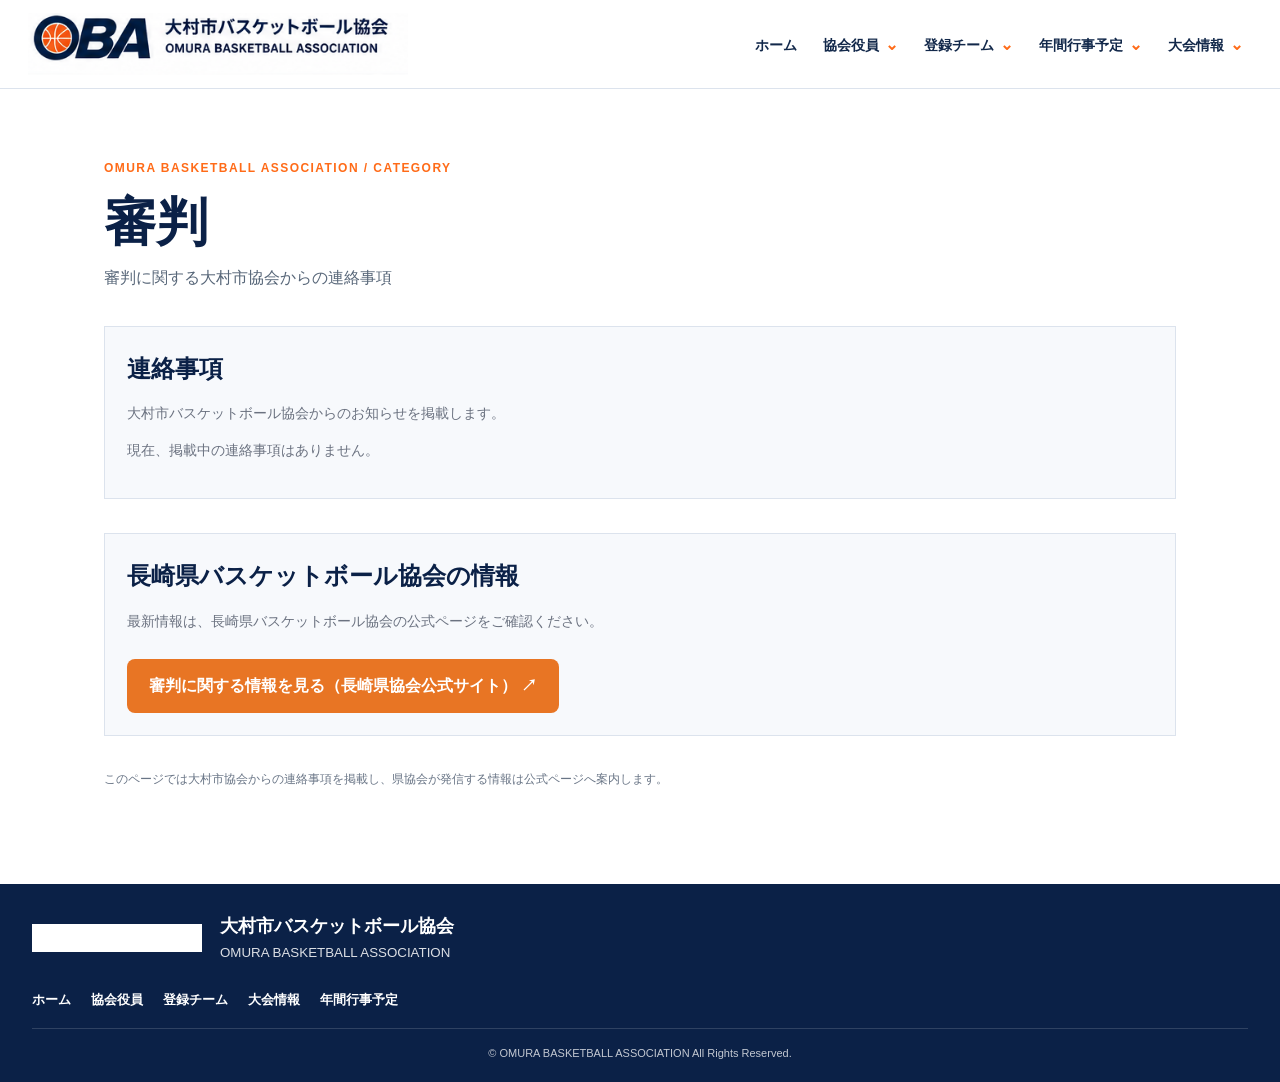
<file: competition/referee.html>
<!doctype html><html lang="ja"><head><meta charset="utf-8"><meta name="viewport" content="width=device-width,initial-scale=1"><title>審判｜大村市バスケットボール協会</title><meta name="description" content="大村市バスケットボール協会 公式ホームページ デモ"><link rel="stylesheet" href="../assets/css/style.css"><link rel="stylesheet" href="../assets/css/responsive.css"><link rel="stylesheet" href="../assets/css/presentation.css"></head><body><header class="site-header"><div class="header-inner"><a class="brand" href="../index.html"><img src="../assets/images/oba-logo.png" alt="大村市バスケットボール協会"></a><button class="menu-toggle" aria-label="メニューを開く" aria-expanded="false">☰</button><nav class="global-nav" aria-label="メインメニュー"><a href="../index.html">ホーム</a><details class="nav-dropdown"><summary>協会役員<span class="dropdown-arrow" aria-hidden="true">⌄</span></summary><div class="dropdown-menu"><a href="../members/index.html">役員名簿</a></div></details><details class="nav-dropdown"><summary>登録チーム<span class="dropdown-arrow" aria-hidden="true">⌄</span></summary><div class="dropdown-menu"><a href="../teams/index.html">登録チーム一覧</a></div></details><details class="nav-dropdown"><summary>年間行事予定<span class="dropdown-arrow" aria-hidden="true">⌄</span></summary><div class="dropdown-menu"><a href="../tournament/schedule.html">年間行事予定を見る</a></div></details><details class="nav-dropdown"><summary>大会情報<span class="dropdown-arrow" aria-hidden="true">⌄</span></summary><div class="dropdown-menu"><a href="../tournament/index.html">大会情報トップ</a><a href="../competition/general.html">一般</a><a href="../competition/highschool.html">高校</a><a href="../competition/junior.html">中学校</a><a href="../competition/mini.html">U-12</a></div></details></nav></div></header><main class="page-wrap">
<p class="page-kicker">OMURA BASKETBALL ASSOCIATION / CATEGORY</p>
<h1>審判</h1>
<p class="page-lead">審判に関する大村市協会からの連絡事項</p>
<section id="notices" class="category-section">
  <h2>連絡事項</h2>
  <p class="muted">大村市バスケットボール協会からのお知らせを掲載します。</p>
  <p class="muted">現在、掲載中の連絡事項はありません。</p>
</section>
<section class="category-section prefecture-link-section">
  <h2>長崎県バスケットボール協会の情報</h2>
  <p class="muted">最新情報は、長崎県バスケットボール協会の公式ページをご確認ください。</p>
  <a class="button button-primary" href="https://nagasaki.pba-japanbasketball.jp/referee/" target="_blank" rel="noopener noreferrer">審判に関する情報を見る（長崎県協会公式サイト） ↗</a>
</section>
<p class="presentation-note">このページでは大村市協会からの連絡事項を掲載し、県協会が発信する情報は公式ページへ案内します。</p>
</main><footer class="site-footer"><div class="footer-inner"><div class="footer-brand"><img src="../assets/images/oba-logo.png" alt=""><div><strong>大村市バスケットボール協会</strong><small>OMURA BASKETBALL ASSOCIATION</small></div></div><div class="footer-links"><a href="../index.html">ホーム</a><a href="../members/index.html">協会役員</a><a href="../teams/index.html">登録チーム</a><a href="../tournament/index.html">大会情報</a><a href="../tournament/schedule.html">年間行事予定</a></div><p class="copyright">© OMURA BASKETBALL ASSOCIATION All Rights Reserved.</p></div></footer><script src="../assets/js/script.js"></script></body></html>
</file>
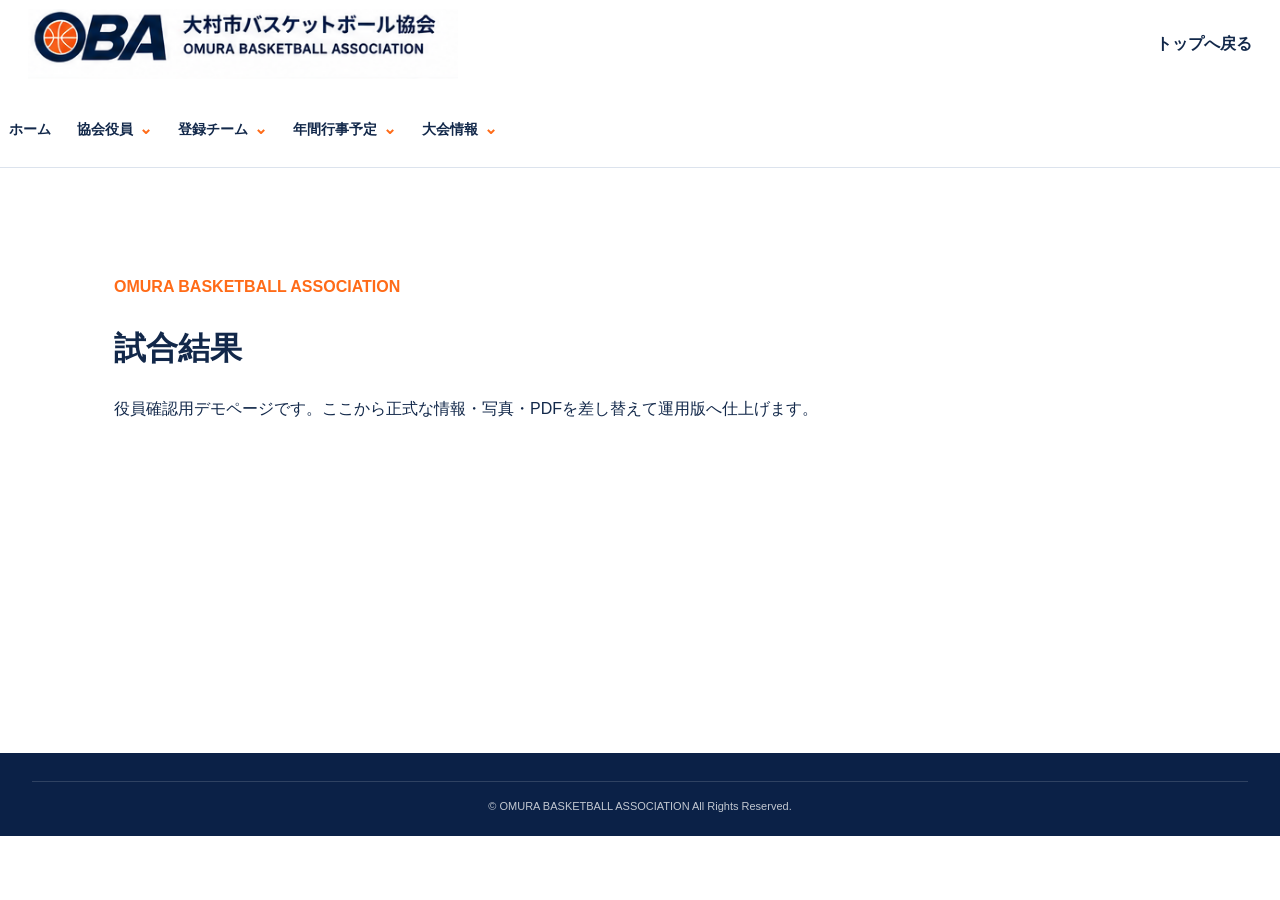
<file: tournament/result.html>
<!doctype html><html lang="ja"><head><meta charset="utf-8"><meta name="viewport" content="width=device-width,initial-scale=1"><title>試合結果｜大村市バスケットボール協会</title><link rel="stylesheet" href="../assets/css/style.css"><link rel="stylesheet" href="../assets/css/responsive.css"></head><body><header class="site-header"><div class="header-inner"><a class="brand" href="../index.html"><img src="../assets/images/oba-logo.png" alt="大村市バスケットボール協会"></a><a href="../index.html" style="margin-left:auto;font-weight:800">トップへ戻る</a></div><nav class="global-nav" aria-label="メインメニュー"><a href="../index.html">ホーム</a><details class="nav-dropdown"><summary>協会役員<span class="dropdown-arrow" aria-hidden="true">⌄</span></summary><div class="dropdown-menu"><a href="../members/index.html">役員名簿</a></div></details><details class="nav-dropdown"><summary>登録チーム<span class="dropdown-arrow" aria-hidden="true">⌄</span></summary><div class="dropdown-menu"><a href="../teams/index.html">登録チーム一覧</a></div></details><details class="nav-dropdown"><summary>年間行事予定<span class="dropdown-arrow" aria-hidden="true">⌄</span></summary><div class="dropdown-menu"><a href="../tournament/schedule.html">年間行事予定を見る</a></div></details><details class="nav-dropdown"><summary>大会情報<span class="dropdown-arrow" aria-hidden="true">⌄</span></summary><div class="dropdown-menu"><a href="../tournament/index.html">大会情報トップ</a><a href="../competition/general.html">一般</a><a href="../competition/highschool.html">高校</a><a href="../competition/junior.html">中学校</a><a href="../competition/mini.html">U-12</a></div></details></nav></header><main style="max-width:1100px;margin:0 auto;padding:90px 24px;min-height:65vh"><p style="color:#ff6b18;font-weight:800">OMURA BASKETBALL ASSOCIATION</p><h1>試合結果</h1><p>役員確認用デモページです。ここから正式な情報・写真・PDFを差し替えて運用版へ仕上げます。</p></main><footer class="site-footer"><div class="footer-inner"><p class="copyright">© OMURA BASKETBALL ASSOCIATION All Rights Reserved.</p></div></footer></body></html>
</file>
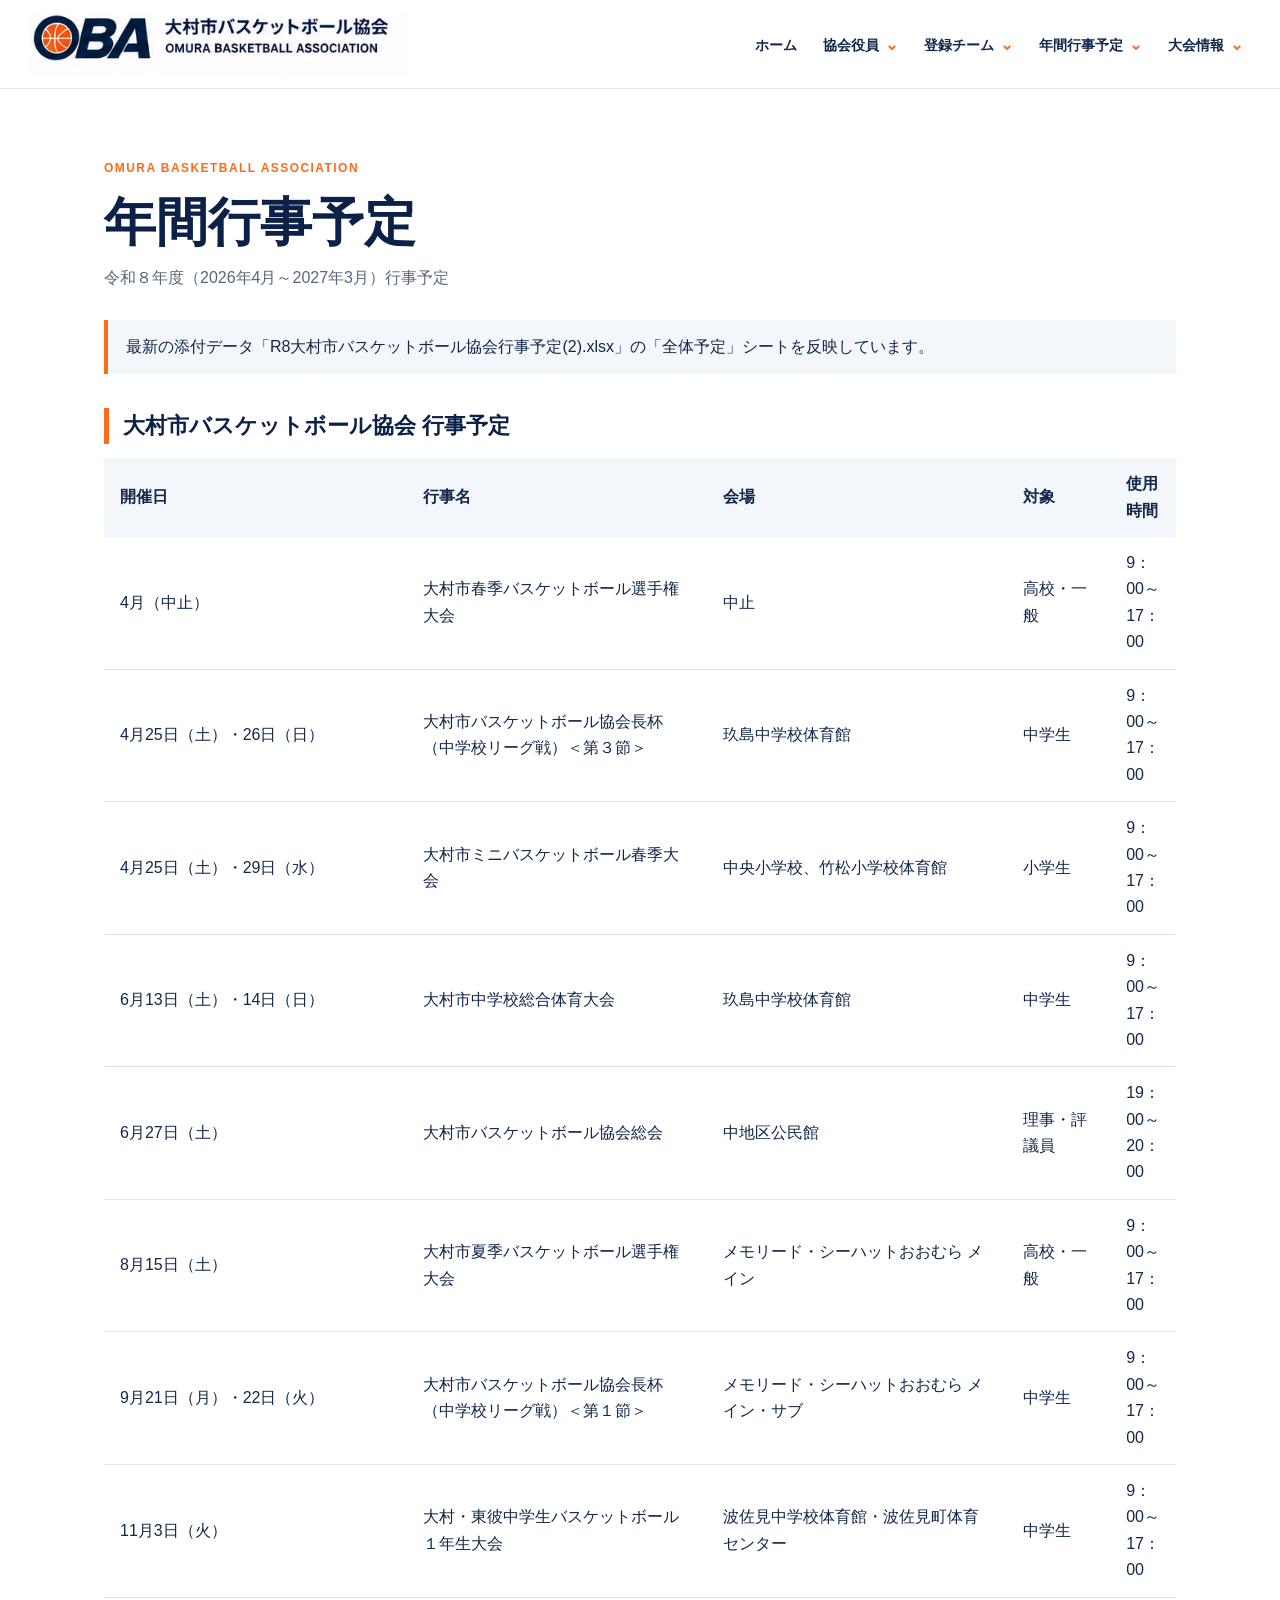
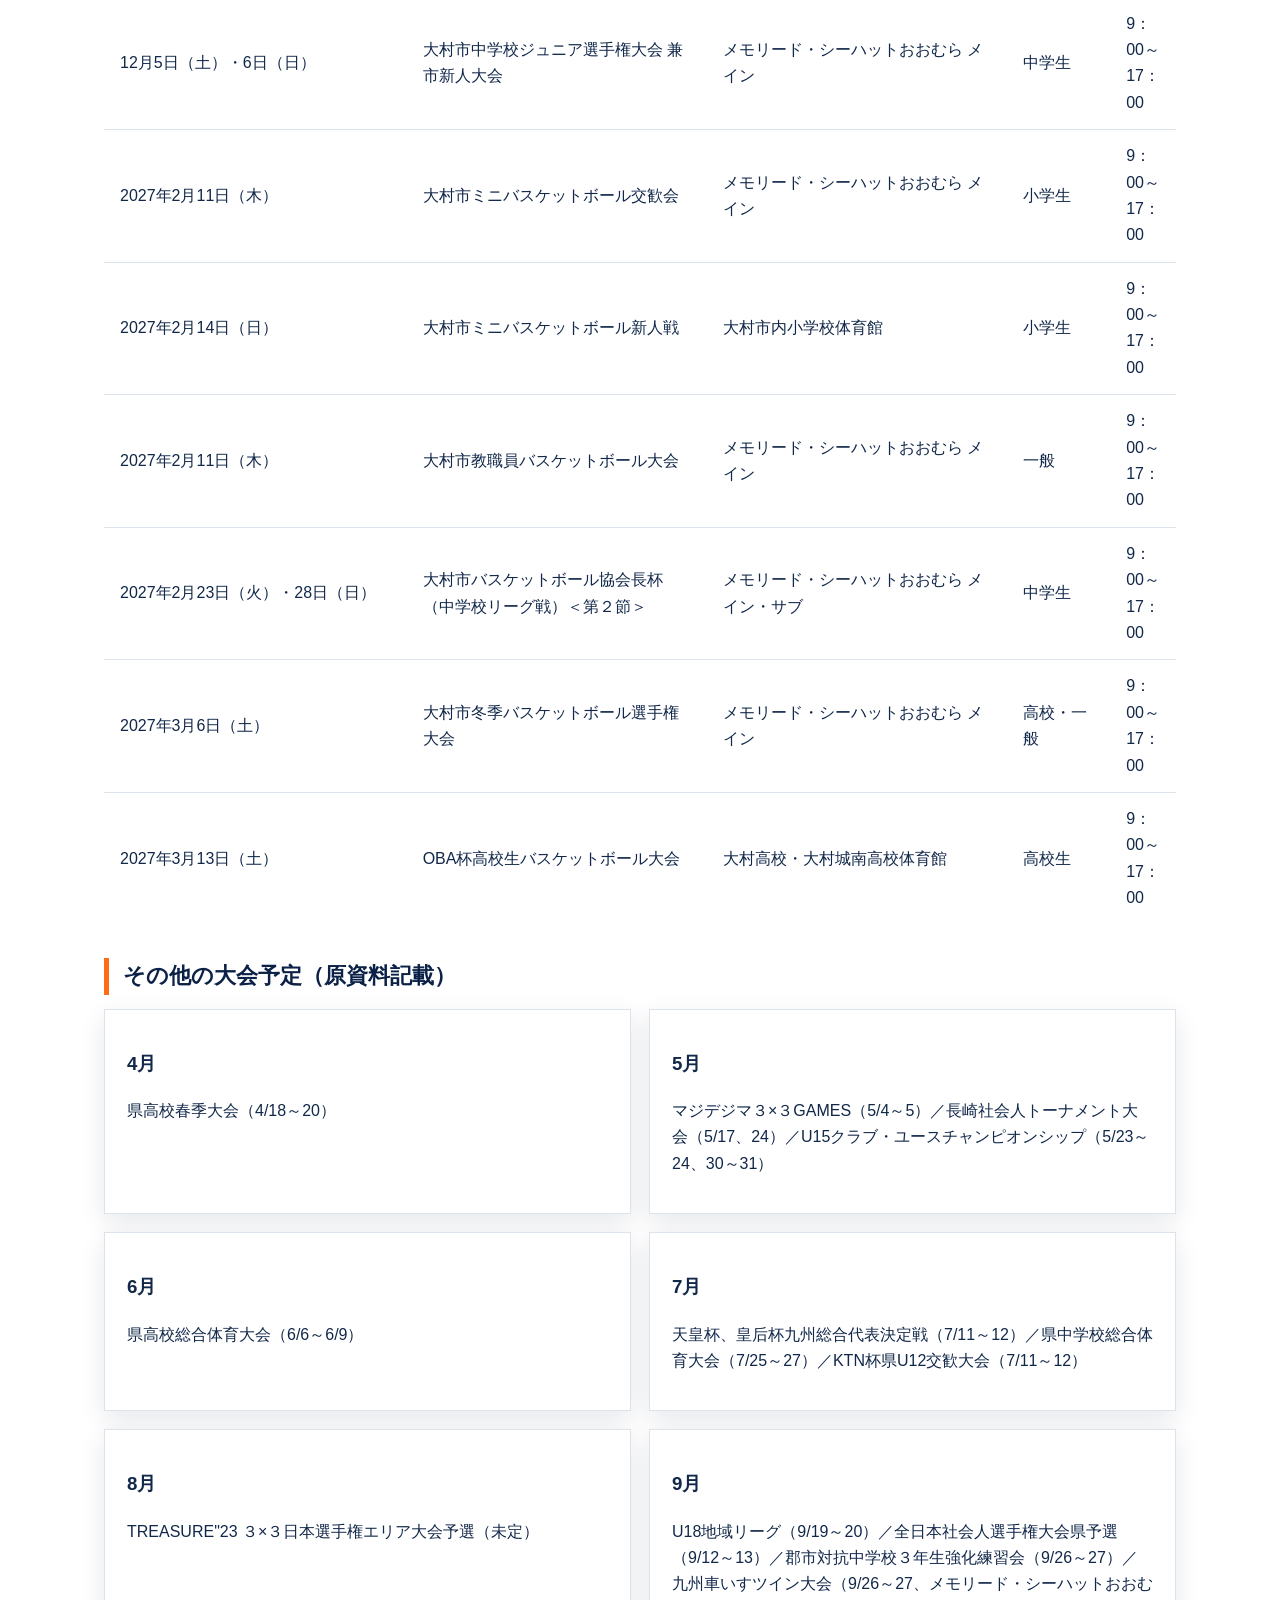
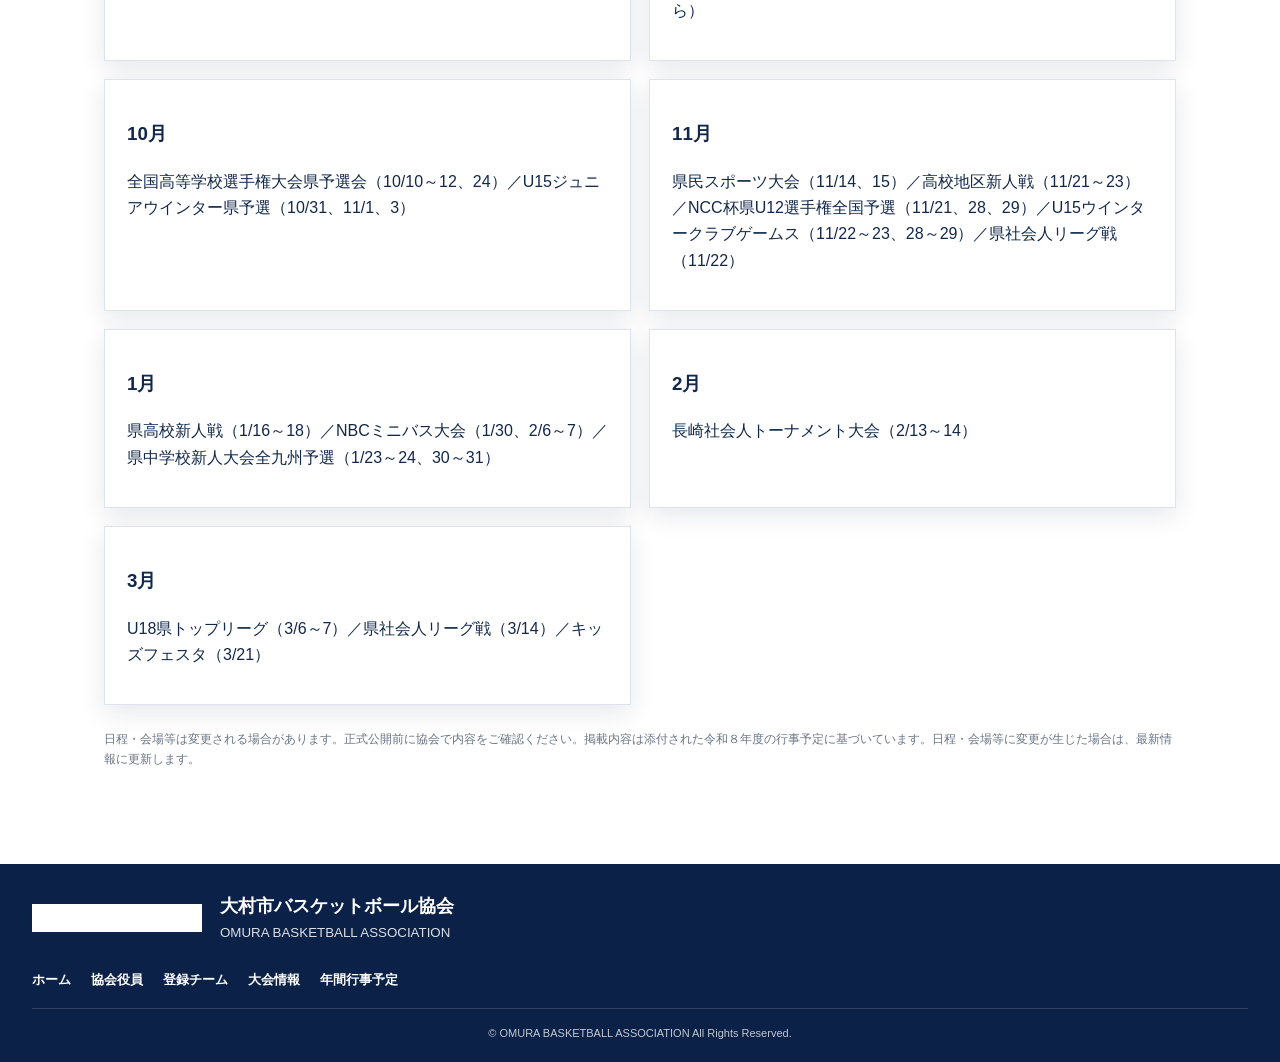
<file: tournament/schedule.html>
<!doctype html><html lang="ja"><head><meta charset="utf-8"><meta name="viewport" content="width=device-width,initial-scale=1"><title>年間行事予定｜大村市バスケットボール協会</title><meta name="description" content="大村市バスケットボール協会 公式ホームページ デモ"><link rel="stylesheet" href="../assets/css/style.css"><link rel="stylesheet" href="../assets/css/responsive.css"><link rel="stylesheet" href="../assets/css/presentation.css"></head><body><header class="site-header"><div class="header-inner"><a class="brand" href="../index.html"><img src="../assets/images/oba-logo.png" alt="大村市バスケットボール協会"></a><button class="menu-toggle" aria-label="メニューを開く" aria-expanded="false">☰</button><nav class="global-nav" aria-label="メインメニュー"><a href="../index.html">ホーム</a><details class="nav-dropdown"><summary>協会役員<span class="dropdown-arrow" aria-hidden="true">⌄</span></summary><div class="dropdown-menu"><a href="../members/index.html">役員名簿</a></div></details><details class="nav-dropdown"><summary>登録チーム<span class="dropdown-arrow" aria-hidden="true">⌄</span></summary><div class="dropdown-menu"><a href="../teams/index.html">登録チーム一覧</a></div></details><details class="nav-dropdown"><summary>年間行事予定<span class="dropdown-arrow" aria-hidden="true">⌄</span></summary><div class="dropdown-menu"><a href="../tournament/schedule.html">年間行事予定を見る</a></div></details><details class="nav-dropdown"><summary>大会情報<span class="dropdown-arrow" aria-hidden="true">⌄</span></summary><div class="dropdown-menu"><a href="../tournament/index.html">大会情報トップ</a><a href="../competition/general.html">一般</a><a href="../competition/highschool.html">高校</a><a href="../competition/junior.html">中学校</a><a href="../competition/mini.html">U-12</a></div></details></nav></div></header><main class="page-wrap"><p class="page-kicker">OMURA BASKETBALL ASSOCIATION</p><h1>年間行事予定</h1><p class="page-lead">令和８年度（2026年4月～2027年3月）行事予定</p><div class="notice">最新の添付データ「R8大村市バスケットボール協会行事予定(2).xlsx」の「全体予定」シートを反映しています。</div><h2 class="schedule-heading">大村市バスケットボール協会 行事予定</h2><div class="table-scroll"><table class="data-table schedule-table"><thead><tr><th>開催日</th><th>行事名</th><th>会場</th><th>対象</th><th>使用時間</th></tr></thead><tbody><tr><td>4月（中止）</td><td>大村市春季バスケットボール選手権大会</td><td>中止</td><td>高校・一般</td><td>9：00～17：00</td></tr><tr><td>4月25日（土）・26日（日）</td><td>大村市バスケットボール協会長杯（中学校リーグ戦）＜第３節＞</td><td>玖島中学校体育館</td><td>中学生</td><td>9：00～17：00</td></tr><tr><td>4月25日（土）・29日（水）</td><td>大村市ミニバスケットボール春季大会</td><td>中央小学校、竹松小学校体育館</td><td>小学生</td><td>9：00～17：00</td></tr><tr><td>6月13日（土）・14日（日）</td><td>大村市中学校総合体育大会</td><td>玖島中学校体育館</td><td>中学生</td><td>9：00～17：00</td></tr><tr><td>6月27日（土）</td><td>大村市バスケットボール協会総会</td><td>中地区公民館</td><td>理事・評議員</td><td>19：00～20：00</td></tr><tr><td>8月15日（土）</td><td>大村市夏季バスケットボール選手権大会</td><td>メモリード・シーハットおおむら メイン</td><td>高校・一般</td><td>9：00～17：00</td></tr><tr><td>9月21日（月）・22日（火）</td><td>大村市バスケットボール協会長杯（中学校リーグ戦）＜第１節＞</td><td>メモリード・シーハットおおむら メイン・サブ</td><td>中学生</td><td>9：00～17：00</td></tr><tr><td>11月3日（火）</td><td>大村・東彼中学生バスケットボール１年生大会</td><td>波佐見中学校体育館・波佐見町体育センター</td><td>中学生</td><td>9：00～17：00</td></tr><tr><td>12月5日（土）・6日（日）</td><td>大村市中学校ジュニア選手権大会 兼 市新人大会</td><td>メモリード・シーハットおおむら メイン</td><td>中学生</td><td>9：00～17：00</td></tr><tr><td>2027年2月11日（木）</td><td>大村市ミニバスケットボール交歓会</td><td>メモリード・シーハットおおむら メイン</td><td>小学生</td><td>9：00～17：00</td></tr><tr><td>2027年2月14日（日）</td><td>大村市ミニバスケットボール新人戦</td><td>大村市内小学校体育館</td><td>小学生</td><td>9：00～17：00</td></tr><tr><td>2027年2月11日（木）</td><td>大村市教職員バスケットボール大会</td><td>メモリード・シーハットおおむら メイン</td><td>一般</td><td>9：00～17：00</td></tr><tr><td>2027年2月23日（火）・28日（日）</td><td>大村市バスケットボール協会長杯（中学校リーグ戦）＜第２節＞</td><td>メモリード・シーハットおおむら メイン・サブ</td><td>中学生</td><td>9：00～17：00</td></tr><tr><td>2027年3月6日（土）</td><td>大村市冬季バスケットボール選手権大会</td><td>メモリード・シーハットおおむら メイン</td><td>高校・一般</td><td>9：00～17：00</td></tr><tr><td>2027年3月13日（土）</td><td>OBA杯高校生バスケットボール大会</td><td>大村高校・大村城南高校体育館</td><td>高校生</td><td>9：00～17：00</td></tr></tbody></table></div><h2 class="schedule-heading">その他の大会予定（原資料記載）</h2><div class="team-grid"><section class="team-card"><h3>4月</h3><p>県高校春季大会（4/18～20）</p></section><section class="team-card"><h3>5月</h3><p>マジデジマ３×３GAMES（5/4～5）／長崎社会人トーナメント大会（5/17、24）／U15クラブ・ユースチャンピオンシップ（5/23～24、30～31）</p></section><section class="team-card"><h3>6月</h3><p>県高校総合体育大会（6/6～6/9）</p></section><section class="team-card"><h3>7月</h3><p>天皇杯、皇后杯九州総合代表決定戦（7/11～12）／県中学校総合体育大会（7/25～27）／KTN杯県U12交歓大会（7/11～12）</p></section><section class="team-card"><h3>8月</h3><p>TREASURE&quot;23 ３×３日本選手権エリア大会予選（未定）</p></section><section class="team-card"><h3>9月</h3><p>U18地域リーグ（9/19～20）／全日本社会人選手権大会県予選（9/12～13）／郡市対抗中学校３年生強化練習会（9/26～27）／九州車いすツイン大会（9/26～27、メモリード・シーハットおおむら）</p></section><section class="team-card"><h3>10月</h3><p>全国高等学校選手権大会県予選会（10/10～12、24）／U15ジュニアウインター県予選（10/31、11/1、3）</p></section><section class="team-card"><h3>11月</h3><p>県民スポーツ大会（11/14、15）／高校地区新人戦（11/21～23）／NCC杯県U12選手権全国予選（11/21、28、29）／U15ウインタークラブゲームス（11/22～23、28～29）／県社会人リーグ戦（11/22）</p></section><section class="team-card"><h3>1月</h3><p>県高校新人戦（1/16～18）／NBCミニバス大会（1/30、2/6～7）／県中学校新人大会全九州予選（1/23～24、30～31）</p></section><section class="team-card"><h3>2月</h3><p>長崎社会人トーナメント大会（2/13～14）</p></section><section class="team-card"><h3>3月</h3><p>U18県トップリーグ（3/6～7）／県社会人リーグ戦（3/14）／キッズフェスタ（3/21）</p></section></div><p class="presentation-note">日程・会場等は変更される場合があります。正式公開前に協会で内容をご確認ください。掲載内容は添付された令和８年度の行事予定に基づいています。日程・会場等に変更が生じた場合は、最新情報に更新します。</p></main><footer class="site-footer"><div class="footer-inner"><div class="footer-brand"><img src="../assets/images/oba-logo.png" alt=""><div><strong>大村市バスケットボール協会</strong><small>OMURA BASKETBALL ASSOCIATION</small></div></div><div class="footer-links"><a href="../index.html">ホーム</a><a href="../members/index.html">協会役員</a><a href="../teams/index.html">登録チーム</a><a href="../tournament/index.html">大会情報</a><a href="../tournament/schedule.html">年間行事予定</a></div><p class="copyright">© OMURA BASKETBALL ASSOCIATION All Rights Reserved.</p></div></footer><script src="../assets/js/script.js"></script></body></html>
</file>
<file: assets/css/style.css>
/* OBA Demo v1 - based on the current top-page concept */
:root{
  --navy:#0b2147;
  --navy2:#102f5f;
  --orange:#ff6b18;
  --orange2:#f98a2d;
  --ink:#12284a;
  --line:#dce3ed;
  --bg:#f5f7fa;
  --white:#fff;
  --shadow:0 8px 24px rgba(11,33,71,.10);
}
*{box-sizing:border-box}
html{scroll-behavior:smooth}
body{margin:0;color:var(--ink);font-family:"Noto Sans JP","Yu Gothic",sans-serif;background:#fff;line-height:1.65}
a{color:inherit;text-decoration:none}
img{display:block;max-width:100%}
.site-header{position:sticky;top:0;z-index:50;background:#fff;border-bottom:1px solid var(--line)}
.header-inner{max-width:1500px;margin:auto;min-height:88px;padding:0 28px;display:flex;align-items:center;gap:32px}
.brand{width:430px;flex:0 0 auto}
.brand img{width:100%;height:auto}
.global-nav{margin-left:auto;display:flex;align-items:center;gap:27px;font-weight:700;font-size:15px;white-space:nowrap}
.global-nav a{padding:32px 0 28px;position:relative}
.global-nav a.active:after,.global-nav a:hover:after{content:"";position:absolute;left:0;right:0;bottom:0;height:4px;background:var(--orange)}
.menu-toggle{display:none;border:0;background:none;color:var(--navy);font-size:28px}
.hero{position:relative;max-width:1500px;margin:0 auto;min-height:470px;overflow:hidden;background:#f7f9fc}
.hero-art{position:absolute;inset:0 300px 0 270px;background-image:url("../images/top-storyboard.jpg");background-size:cover;background-position:center;opacity:.98}
.hero-copy{position:relative;z-index:2;width:420px;padding:60px 0 35px 34px}
.eyebrow{font-size:12px;font-weight:800;letter-spacing:.14em;margin:0 0 12px}
.hero h1{font-size:48px;line-height:1.08;margin:0 0 18px;letter-spacing:.02em}
.lead{font-size:19px;font-weight:700;margin:0 0 28px}
.btn{display:inline-flex;align-items:center;justify-content:center;gap:30px;padding:13px 22px;font-weight:800}
.btn-orange{background:var(--orange);color:#fff;border-radius:3px}
.btn-orange:hover{background:var(--orange2)}
.gender-labels{position:absolute;z-index:3;left:320px;bottom:20px;display:flex;gap:18px}
.gender{min-width:250px;padding:8px 24px;color:#fff;box-shadow:0 5px 15px rgba(0,0,0,.18)}
.gender strong{display:block;font-size:29px;line-height:1.1}
.gender span{font-size:13px;font-weight:700}
.gender-men{background:rgba(11,33,71,.94)}
.gender-women{background:rgba(244,94,18,.94)}
.news-panel{position:absolute;z-index:4;right:16px;top:12px;bottom:12px;width:285px;background:rgba(5,29,64,.98);color:#fff;padding:27px 24px}
.section-kicker{font-size:28px;font-weight:900;letter-spacing:.03em}
.news-panel h2{font-size:17px;margin:0 0 15px}
.news-panel a:not(.news-more){display:grid;grid-template-columns:92px 48px;gap:2px 6px;padding:12px 0;border-top:1px solid rgba(255,255,255,.25)}
.news-panel time{font-size:12px;opacity:.9}
.news-panel b{background:var(--orange);font-size:10px;text-align:center;border-radius:3px;padding:2px 4px}
.news-panel span{grid-column:1/-1;font-size:12px;font-weight:700}
.news-more{display:block;text-align:right;font-size:12px;font-weight:800;margin-top:16px}
.quick-links{max-width:1500px;margin:0 auto;padding:18px 18px 0;display:grid;grid-template-columns:repeat(6,1fr);gap:8px;background:#fff}
.quick-links a{min-height:86px;border:1px solid #e2e7ef;background:#fff;box-shadow:var(--shadow);display:grid;grid-template-columns:44px 1fr 15px;align-items:center;gap:6px;padding:12px 16px;font-weight:800}
.quick-links a:hover{transform:translateY(-2px)}
.quick-links .icon{font-size:28px;text-align:center}
.quick-links a>span:last-child{color:var(--orange);font-size:25px}
.feature-grid{max-width:1500px;margin:0 auto;padding:18px;display:grid;grid-template-columns:repeat(4,1fr);gap:10px;background:#fff}
.feature{min-height:170px;border:1px solid #e1e6ed;box-shadow:var(--shadow);padding:24px;display:flex;justify-content:space-between;align-items:flex-end;overflow:hidden}
.feature h2{margin:0 0 2px;font-size:23px}
.feature p{margin:0 0 22px;font-size:13px;font-weight:700}
.feature-art{font-size:70px;opacity:.18;align-self:center}
.btn-outline,.btn-dark{display:inline-block;padding:7px 13px;border:1px solid var(--navy);font-size:12px;font-weight:800}
.btn-dark{background:var(--navy);color:#fff;border-color:var(--navy)}
.recruit{background:#fff1e8}
.recruit small{color:var(--orange);font-weight:900}
.site-footer{background:var(--navy);color:#fff;margin-top:0}
.footer-inner{max-width:1500px;margin:auto;padding:28px 32px 20px}
.footer-brand{display:flex;align-items:center;gap:18px}
.footer-brand img{width:170px;filter:brightness(0) invert(1)}
.footer-brand strong{display:block;font-size:18px}
.footer-brand small{display:block;opacity:.85}
.footer-links{display:flex;flex-wrap:wrap;gap:20px;margin:25px 0 18px;font-size:13px;font-weight:700}
.copyright{border-top:1px solid rgba(255,255,255,.2);padding-top:15px;text-align:center;font-size:11px;opacity:.75;margin:0}

/* Compact grouped navigation dropdowns */
.global-nav{gap:8px;font-size:14px}
.global-nav>a{padding:28px 9px 25px}
.nav-dropdown{position:relative;align-self:stretch;display:flex;align-items:center}
.nav-dropdown summary{list-style:none;cursor:pointer;padding:28px 9px 25px;font-weight:800;position:relative;white-space:nowrap}
.nav-dropdown summary::-webkit-details-marker{display:none}
.dropdown-arrow{display:inline-block;margin-left:6px;color:var(--orange);font-size:16px;transition:transform .15s}
.nav-dropdown[open] .dropdown-arrow{transform:rotate(180deg)}
.dropdown-menu{position:absolute;top:calc(100% - 3px);left:0;min-width:190px;padding:5px;background:#fff;border:1px solid var(--line);border-top:3px solid var(--orange);box-shadow:0 8px 20px rgba(11,33,71,.14);display:grid;gap:0;z-index:70}
.dropdown-menu a{display:block;padding:8px 11px;border-bottom:1px solid #edf0f4;font-size:13px;line-height:1.4;white-space:nowrap}
.dropdown-menu a:last-child{border-bottom:0}
.dropdown-menu a:hover{background:#f4f7fb;color:var(--orange)}
@media(max-width:1100px){.global-nav{gap:3px;font-size:12px}.global-nav>a,.nav-dropdown summary{padding-left:6px;padding-right:6px}}
@media(max-width:820px){.global-nav{gap:0}.global-nav>a{padding:10px 4px}.nav-dropdown{display:block;align-self:auto;border-bottom:1px solid rgba(255,255,255,.15)}.nav-dropdown summary{color:#fff;padding:11px 4px}.dropdown-menu{position:static;min-width:0;padding:2px 0 5px;background:rgba(255,255,255,.08);border:0;border-top:1px solid rgba(255,255,255,.15);box-shadow:none}.dropdown-menu a{color:#fff;padding:8px 14px;border-bottom:1px solid rgba(255,255,255,.10);white-space:normal}.dropdown-menu a:hover{background:rgba(255,255,255,.12);color:#ffb27e}}
</file>
<file: assets/css/responsive.css>
@media (max-width:1100px){
  .header-inner{padding:0 18px}
  .brand{width:320px}
  .global-nav{gap:15px;font-size:13px}
  .hero-art{inset:0 260px 0 220px}
  .hero-copy{width:350px;padding-left:25px}
  .hero h1{font-size:38px}
  .gender-labels{left:250px}
  .gender{min-width:190px}
}
@media (max-width:820px){
  .header-inner{min-height:70px}
  .brand{width:280px}
  .menu-toggle{display:block;margin-left:auto}
  .global-nav{position:absolute;left:0;right:0;top:70px;background:var(--navy);display:none;flex-direction:column;align-items:stretch;gap:0;padding:8px 20px}
  .global-nav.open{display:flex}
  .global-nav a{color:#fff;padding:13px 4px;border-bottom:1px solid rgba(255,255,255,.15)}
  .global-nav a.active:after,.global-nav a:hover:after{display:none}
  .hero{min-height:760px}
  .hero-art{inset:0;height:520px;background-size:cover;background-position:center}
  .hero-copy{width:100%;padding:28px 24px;background:linear-gradient(90deg,rgba(255,255,255,.97) 0%,rgba(255,255,255,.8) 55%,rgba(255,255,255,0) 100%)}
  .hero h1{font-size:37px}
  .lead{font-size:16px}
  .gender-labels{left:18px;right:18px;bottom:245px;gap:8px}
  .gender{min-width:0;flex:1;padding:8px 14px}
  .gender strong{font-size:24px}
  .news-panel{left:18px;right:18px;top:auto;bottom:18px;width:auto;height:215px;padding:17px 18px}
  .news-panel a:not(.news-more){padding:7px 0;grid-template-columns:88px 45px}
  .news-panel span{font-size:11px}
  .quick-links{grid-template-columns:repeat(3,1fr)}
  .feature-grid{grid-template-columns:repeat(2,1fr)}
}
@media (max-width:520px){
  .brand{width:235px}
  .hero{min-height:800px}
  .hero-art{height:420px}
  .hero-copy{padding:22px 18px}
  .hero h1{font-size:31px}
  .gender-labels{bottom:285px}
  .gender strong{font-size:20px}
  .gender span{font-size:10px}
  .news-panel{height:255px}
  .quick-links{grid-template-columns:repeat(2,1fr);padding:10px}
  .feature-grid{grid-template-columns:1fr;padding:10px}
  .feature{min-height:145px}
  .footer-inner{padding:24px 18px}
  .footer-brand img{width:135px}
  .footer-brand strong{font-size:14px}
}

/* Compact grouped navigation dropdowns */
.global-nav{gap:8px;font-size:14px}
.global-nav>a{padding:28px 9px 25px}
.nav-dropdown{position:relative;align-self:stretch;display:flex;align-items:center}
.nav-dropdown summary{list-style:none;cursor:pointer;padding:28px 9px 25px;font-weight:800;position:relative;white-space:nowrap}
.nav-dropdown summary::-webkit-details-marker{display:none}
.dropdown-arrow{display:inline-block;margin-left:6px;color:var(--orange);font-size:16px;transition:transform .15s}
.nav-dropdown[open] .dropdown-arrow{transform:rotate(180deg)}
.dropdown-menu{position:absolute;top:calc(100% - 3px);left:0;min-width:190px;padding:5px;background:#fff;border:1px solid var(--line);border-top:3px solid var(--orange);box-shadow:0 8px 20px rgba(11,33,71,.14);display:grid;gap:0;z-index:70}
.dropdown-menu a{display:block;padding:8px 11px;border-bottom:1px solid #edf0f4;font-size:13px;line-height:1.4;white-space:nowrap}
.dropdown-menu a:last-child{border-bottom:0}
.dropdown-menu a:hover{background:#f4f7fb;color:var(--orange)}
@media(max-width:1100px){.global-nav{gap:3px;font-size:12px}.global-nav>a,.nav-dropdown summary{padding-left:6px;padding-right:6px}}
@media(max-width:820px){.global-nav{gap:0}.global-nav>a{padding:10px 4px}.nav-dropdown{display:block;align-self:auto;border-bottom:1px solid rgba(255,255,255,.15)}.nav-dropdown summary{color:#fff;padding:11px 4px}.dropdown-menu{position:static;min-width:0;padding:2px 0 5px;background:rgba(255,255,255,.08);border:0;border-top:1px solid rgba(255,255,255,.15);box-shadow:none}.dropdown-menu a{color:#fff;padding:8px 14px;border-bottom:1px solid rgba(255,255,255,.10);white-space:normal}.dropdown-menu a:hover{background:rgba(255,255,255,.12);color:#ffb27e}}


/* v18: Mobile hero layout: separate title, artwork and OBA information. */
@media (max-width: 820px) {
  .hero {
    display: flex;
    flex-direction: column;
    min-height: 0;
    height: auto;
    overflow: visible;
    background: #f7f9fc;
  }
  .hero-copy {
    order: 1;
    position: relative;
    z-index: 1;
    width: 100%;
    padding: 28px 24px 22px;
    background: #f7f9fc;
  }
  .hero h1 { overflow-wrap: anywhere; }
  .hero-art {
    order: 2;
    position: relative;
    inset: auto;
    display: block;
    width: 100%;
    height: auto;
    aspect-ratio: 900 / 470;
    background-size: contain;
    background-repeat: no-repeat;
    background-position: center center;
    opacity: 1;
  }
  .news-panel {
    order: 3;
    position: relative;
    inset: auto;
    top: auto;
    right: auto;
    bottom: auto;
    left: auto;
    width: auto;
    height: auto;
    min-height: 0;
    margin: 0 18px 18px;
    padding: 22px 20px;
  }
  .news-panel h2 { margin-bottom: 10px; }
  .news-demo { margin-bottom: 0; }
}
@media (max-width: 520px) {
  .hero-copy { padding: 22px 18px 20px; }
  .hero h1 { font-size: clamp(26px, 7.3vw, 35px); line-height: 1.12; }
  .hero .eyebrow { font-size: 10px; letter-spacing: .08em; }
  .hero .lead { font-size: 15px; }
  .news-panel { margin: 0 12px 14px; padding: 18px; }
}
</file>
<file: assets/css/presentation.css>
/* Presentation refresh: simplified navigation and category-only content */
.page-wrap{max-width:1120px;margin:0 auto;padding:58px 24px 82px;min-height:66vh}.page-kicker{color:var(--orange);font-weight:900;letter-spacing:.12em;font-size:12px}.page-wrap h1{font-size:clamp(32px,5vw,52px);line-height:1.2;margin:8px 0 12px;color:var(--navy)}.page-lead{color:#586779;margin:0 0 28px}.notice{background:#f3f6fa;border-left:4px solid var(--orange);padding:14px 18px;margin:22px 0}.data-table{width:100%;border-collapse:collapse;background:white;box-shadow:var(--shadow)}.data-table th,.data-table td{padding:13px 16px;border-bottom:1px solid var(--line);text-align:left}.data-table th{background:#f3f6fa;width:30%;font-weight:800}.data-table tr:last-child th,.data-table tr:last-child td{border-bottom:0}.team-grid{display:grid;grid-template-columns:repeat(2,minmax(0,1fr));gap:18px}.team-card{background:white;border:1px solid var(--line);padding:20px 22px;box-shadow:var(--shadow)}.team-card h2{font-size:20px;border-left:5px solid var(--orange);padding-left:12px;margin:0 0 12px}.team-list{margin:0;padding-left:1.2em;columns:2;column-gap:28px}.team-list li{break-inside:avoid;padding:4px 0}.category-tiles{display:grid;grid-template-columns:repeat(3,1fr);gap:14px;margin:28px 0}.category-tile{border:1px solid var(--line);padding:22px;background:#fff;box-shadow:var(--shadow);display:block}.category-tile b{display:block;color:var(--navy);font-size:19px}.category-tile span{font-size:13px;color:#657184}.category-section{margin:34px 0;padding:22px;background:#f7f9fc;border:1px solid var(--line);scroll-margin-top:110px}.category-section h2{margin:0 0 12px;color:var(--navy)}.doc-link{display:inline-flex;align-items:center;gap:10px;background:var(--navy);color:#fff;padding:12px 18px;font-weight:800;border-radius:3px}.muted{color:#6b7280;font-size:14px}.schedule-table{min-width:760px}.table-scroll{overflow-x:auto}.status{display:inline-block;border-radius:20px;padding:3px 9px;font-size:11px;font-weight:800;background:#e9eef5;color:#334155}.status.past{background:#edf0f3;color:#687385}.status.future{background:#fff0e6;color:#b64a0a}.presentation-note{font-size:12px;color:#697586;margin-top:25px}.hero{min-height:475px}.hero-art{inset:0 300px 0 440px;background-position:center center}.hero-copy{width:440px;padding:60px 24px 35px 34px;background:linear-gradient(90deg,#f7f9fc 0%,rgba(247,249,252,.98) 78%,rgba(247,249,252,0) 100%)}.quick-links a{min-width:0}.feature-grid{grid-template-columns:repeat(4,minmax(0,1fr));gap:12px}.feature{min-width:0;min-height:155px;padding:18px 16px}.feature h2{font-size:20px}.feature p{font-size:12px}.feature-art{font-size:54px}.news-panel .news-demo{font-size:12px;opacity:.9;margin:12px 0}.brand{max-width:380px}.menu-toggle{cursor:pointer}
@media(max-width:1100px) and (min-width:821px){.hero-art{inset:0 260px 0 390px}.hero-copy{width:400px;padding-left:26px}.feature-grid{grid-template-columns:repeat(2,minmax(0,1fr))}}
@media(max-width:820px){.hero-art{inset:0 0 auto 0;height:520px;background-position:center center}.hero-copy{width:100%;padding:28px 24px;background:linear-gradient(90deg,rgba(255,255,255,.98) 0%,rgba(255,255,255,.94) 58%,rgba(255,255,255,.35) 100%)}.category-tiles{grid-template-columns:1fr}.team-grid{grid-template-columns:1fr}.team-list{columns:1}.feature-grid{grid-template-columns:repeat(2,minmax(0,1fr))}.page-wrap{padding:38px 16px 60px}.data-table th,.data-table td{padding:10px}.schedule-table{min-width:680px}}

/* Uploaded official tournament PDF cards */
.document-grid{display:grid;grid-template-columns:repeat(auto-fit,minmax(250px,1fr));gap:16px;margin:20px 0}
.document-card{background:#fff;border:1px solid #e3e8ef;border-radius:14px;padding:20px;box-shadow:0 8px 24px rgba(15,35,65,.05)}
.document-card h3{font-size:1.05rem;line-height:1.6;margin:8px 0}
.document-card p{color:#667085;font-size:.92rem;line-height:1.65}
.document-meta{display:inline-block;background:#fff1e8;color:#d85a12;border-radius:999px;padding:4px 10px;font-size:.75rem;font-weight:800}
.document-card .doc-link{display:inline-block;margin-top:8px}


/* External links to Nagasaki Prefectural Basketball Association */
.prefecture-link-section { margin-top: 28px; }
.prefecture-link-section .button-primary {
  display: inline-flex; align-items: center; justify-content: center;
  gap: 8px; margin-top: 12px; padding: 14px 22px;
  border-radius: 8px; background: #e87524; color: #fff;
  font-weight: 700; text-decoration: none;
  transition: opacity .2s ease, transform .2s ease;
}
.prefecture-link-section .button-primary:hover {
  opacity: .9; transform: translateY(-2px);
}


/* Related association websites dropdown on home page */
.external-sites{background:#f2f5f9;border-top:1px solid #e0e6ee;padding:34px 24px;margin-top:42px}
.external-sites-inner{max-width:1120px;margin:0 auto;display:flex;align-items:center;justify-content:space-between;gap:32px}
.external-sites-kicker{margin:0 0 5px;color:#e87524;font-size:11px;font-weight:900;letter-spacing:.14em}
.external-sites h2{margin:0 0 7px;color:#142b4a;font-size:23px}
.external-sites p:not(.external-sites-kicker){margin:0;color:#667085;font-size:14px}
.external-sites-control{width:min(100%,520px)}
.external-sites-control label{display:block;margin-bottom:8px;color:#26384e;font-weight:800;font-size:13px}
.external-sites-row{display:flex;gap:9px}
.external-sites-row select{flex:1;min-width:0;padding:13px 14px;border:1px solid #cbd5e1;border-radius:7px;background:#fff;color:#26384e;font:inherit}
.external-site-button{border:0;border-radius:7px;padding:0 22px;background:#e87524;color:#fff;font-weight:800;cursor:pointer;white-space:nowrap}
.external-site-button:hover{filter:brightness(.95)}
.external-sites-control small{display:block;margin-top:7px;color:#7b8797;font-size:11px}
@media(max-width:700px){.external-sites{padding:27px 17px;margin-top:30px}.external-sites-inner{display:block}.external-sites-control{margin-top:20px}.external-sites-row{flex-direction:column}.external-site-button{padding:13px}}

/* Annual schedule section headings */
.page-wrap .schedule-heading{margin:34px 0 14px;padding-left:14px;border-left:5px solid var(--orange);color:var(--navy);font-size:22px}
.page-wrap .schedule-month{margin:0 0 8px;color:var(--navy);font-size:18px}
</file>
